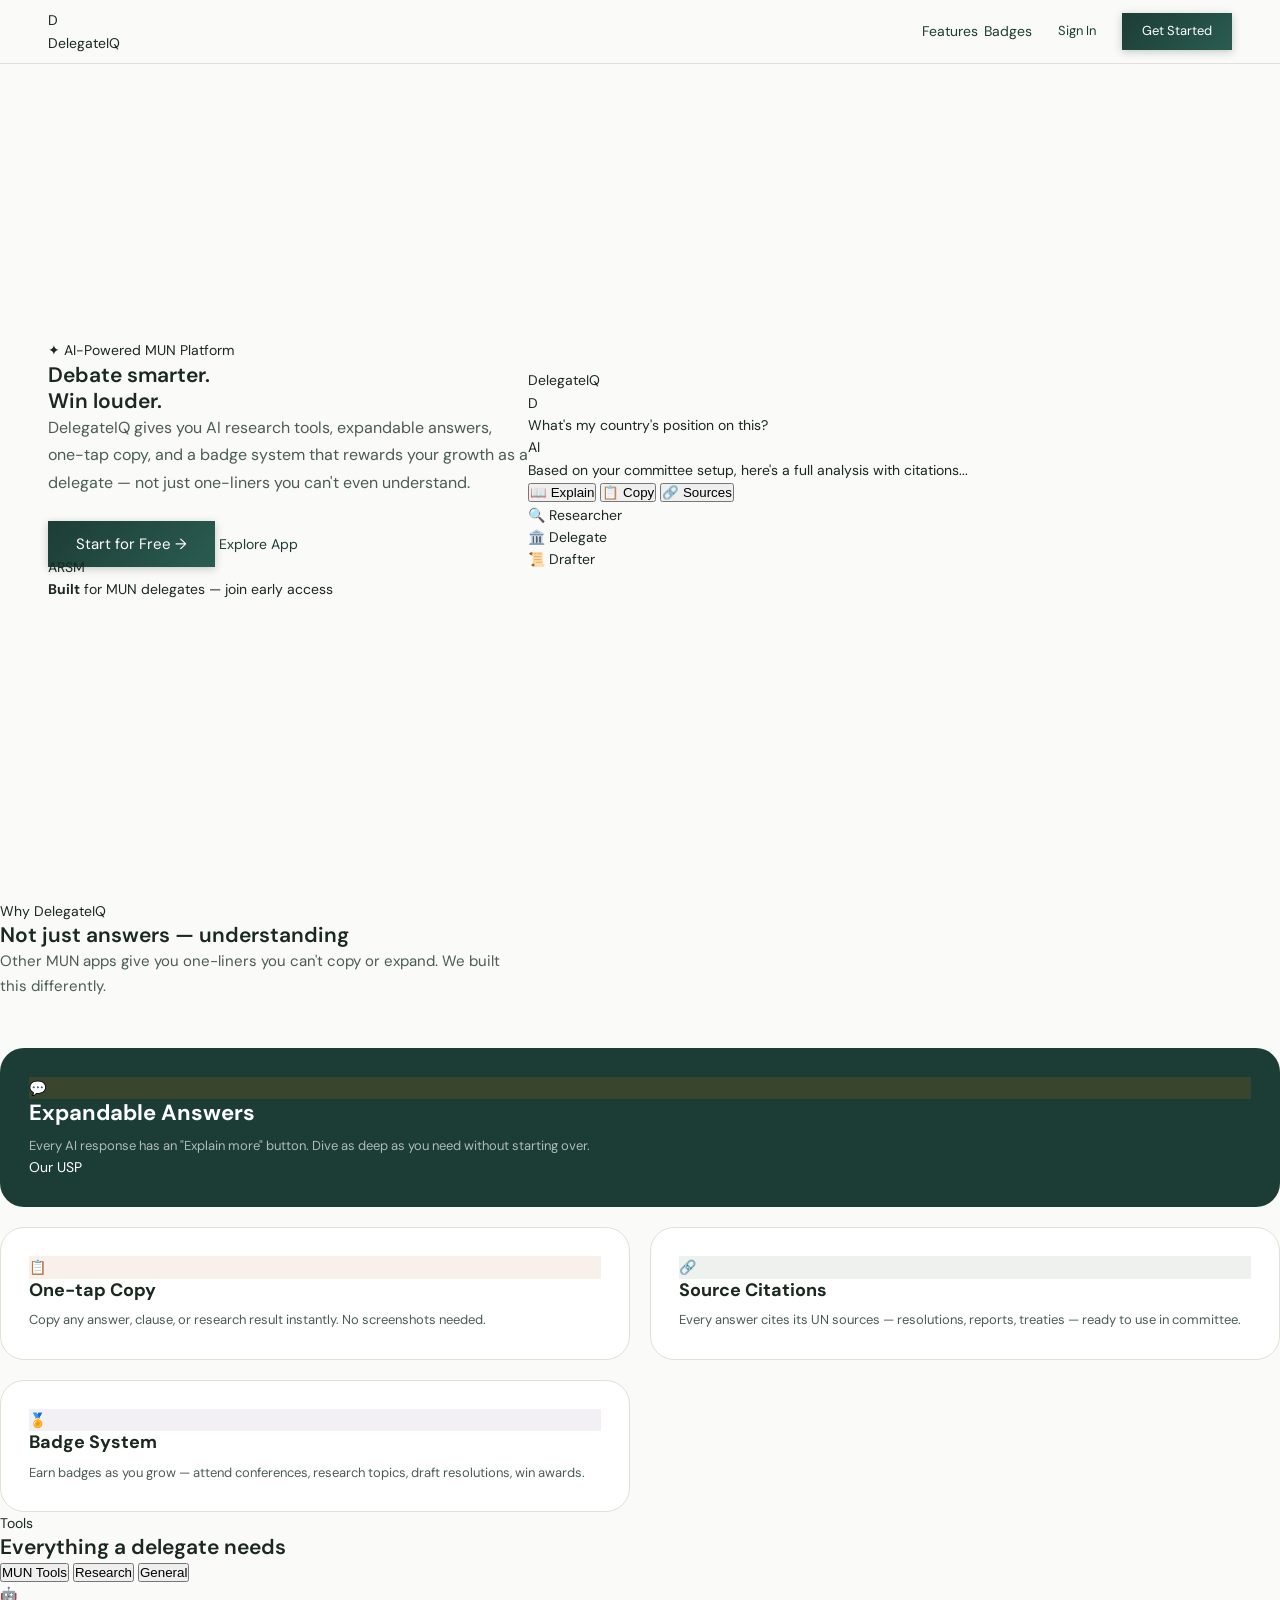
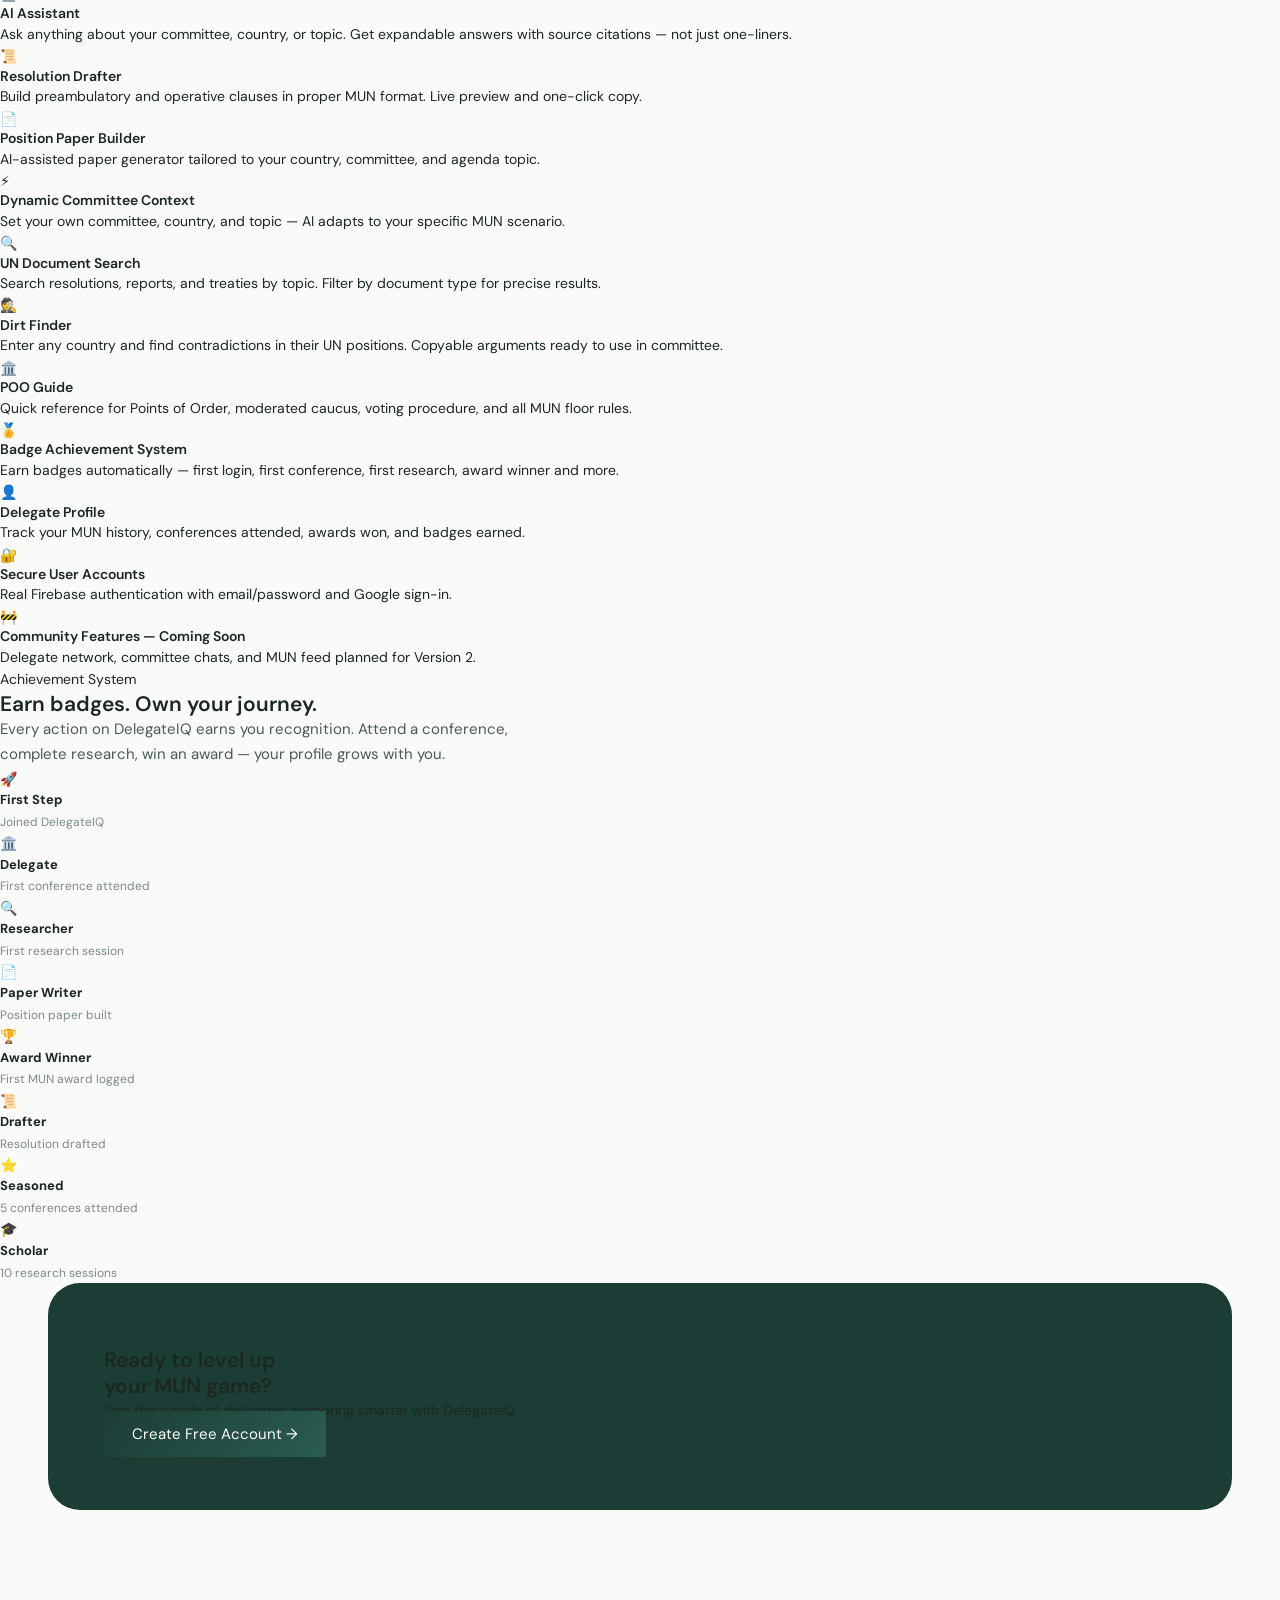
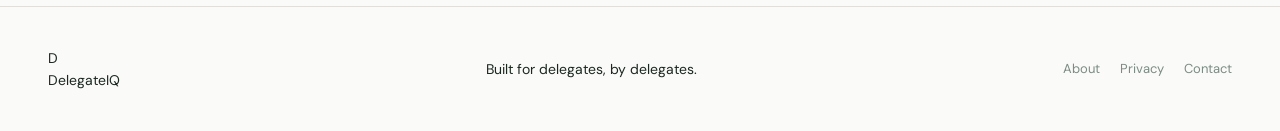
<file: index.html>
<!DOCTYPE html>
<html lang="en">
<head>
  <meta charset="UTF-8"/>
  <meta name="viewport" content="width=device-width, initial-scale=1.0"/>
  <title>DelegateIQ — Your AI-Powered MUN Companion</title>
  <link rel="stylesheet" href="css/style.css"/>
</head>
<body class="landing-page">

  <nav class="navbar">
    <div class="nav-logo">
      <div class="logo-mark">D</div>
      <span class="logo-text">DelegateIQ</span>
    </div>
    <div class="nav-links">
      <a href="#features">Features</a>
      <a href="#badges">Badges</a>
      <a href="pages/login.html" class="btn-glass" style="padding:8px 20px;font-size:13px;">Sign In</a>
      <a href="pages/signup.html" class="btn-primary" style="padding:8px 20px;font-size:13px;">Get Started</a>
    </div>
  </nav>

  <section class="hero">
    <div class="hero-content">
      <div class="hero-eyebrow">✦ AI-Powered MUN Platform</div>
      <h1 class="hero-title">
        Debate smarter.<br/>
        <span class="grad-word italic-word">Win louder.</span>
      </h1>
      <p class="hero-sub">DelegateIQ gives you AI research tools, expandable answers, one-tap copy, and a badge system that rewards your growth as a delegate — not just one-liners you can't even understand.</p>
      <div class="hero-ctas">
        <a href="pages/signup.html" class="btn-primary btn-lg">Start for Free →</a>
        <a href="pages/dashboard.html" class="btn-glass">Explore App</a>
      </div>
      <div class="hero-social-proof">
        <div class="avatar-stack">
          <span class="a1">A</span><span class="a2">R</span><span class="a3">S</span><span class="a4">M</span>
        </div>
        <p class="social-text"><strong>Built</strong> for MUN delegates — join early access</p>
      </div>
    </div>

    <div class="hero-visual">
      <div class="phone-frame">
        <div class="phone-notch"></div>
        <div class="phone-screen-content">
          <div class="phone-header">
            <span class="phone-header-logo">DelegateIQ</span>
            <div class="phone-avatar">D</div>
          </div>
          <div class="phone-chat">
            <div class="p-msg user">
              <div class="p-bubble user">What's my country's position on this?</div>
            </div>
            <div class="p-msg">
              <div class="p-avatar">AI</div>
              <div class="p-bubble ai">
                Based on your committee setup, here's a full analysis with citations...
                <div class="p-actions">
                  <button class="p-action-btn">📖 Explain</button>
                  <button class="p-action-btn">📋 Copy</button>
                  <button class="p-action-btn">🔗 Sources</button>
                </div>
              </div>
            </div>
          </div>
          <div class="phone-badge-strip">
            <div class="mini-badge">🔍 Researcher</div>
            <div class="mini-badge">🏛️ Delegate</div>
            <div class="mini-badge">📜 Drafter</div>
          </div>
        </div>
      </div>
    </div>
  </section>

  <section class="usp-section" id="features">
    <div class="section-eyebrow">Why DelegateIQ</div>
    <h2>Not just answers — <span class="grad-word">understanding</span></h2>
    <p class="section-sub">Other MUN apps give you one-liners you can't copy or expand. We built this differently.</p>
    <div class="usp-grid">
      <div class="usp-card featured">
        <div class="usp-icon-wrap" style="background:rgba(217,119,6,0.15)">💬</div>
        <h3>Expandable Answers</h3>
        <p>Every AI response has an "Explain more" button. Dive as deep as you need without starting over.</p>
        <div class="usp-tag">Our USP</div>
      </div>
      <div class="usp-card">
        <div class="usp-icon-wrap" style="background:rgba(194,98,63,0.1)">📋</div>
        <h3>One-tap Copy</h3>
        <p>Copy any answer, clause, or research result instantly. No screenshots needed.</p>
      </div>
      <div class="usp-card">
        <div class="usp-icon-wrap" style="background:rgba(92,122,92,0.1)">🔗</div>
        <h3>Source Citations</h3>
        <p>Every answer cites its UN sources — resolutions, reports, treaties — ready to use in committee.</p>
      </div>
      <div class="usp-card">
        <div class="usp-icon-wrap" style="background:rgba(124,107,158,0.1)">🏅</div>
        <h3>Badge System</h3>
        <p>Earn badges as you grow — attend conferences, research topics, draft resolutions, win awards.</p>
      </div>
    </div>
  </section>

  <section class="features-section">
    <div class="section-eyebrow">Tools</div>
    <h2>Everything a delegate needs</h2>
    <div class="feat-tabs">
      <button class="feat-tab active" data-tab="mun">MUN Tools</button>
      <button class="feat-tab" data-tab="research">Research</button>
      <button class="feat-tab" data-tab="general">General</button>
    </div>

    <div class="feat-content active" id="ftab-mun">
      <div class="feat-list">
        <div class="feat-item"><div class="feat-icon">🤖</div><div><h4>AI Assistant</h4><p>Ask anything about your committee, country, or topic. Get expandable answers with source citations — not just one-liners.</p></div></div>
        <div class="feat-item"><div class="feat-icon">📜</div><div><h4>Resolution Drafter</h4><p>Build preambulatory and operative clauses in proper MUN format. Live preview and one-click copy.</p></div></div>
        <div class="feat-item"><div class="feat-icon">📄</div><div><h4>Position Paper Builder</h4><p>AI-assisted paper generator tailored to your country, committee, and agenda topic.</p></div></div>
        <div class="feat-item"><div class="feat-icon">⚡</div><div><h4>Dynamic Committee Context</h4><p>Set your own committee, country, and topic — AI adapts to your specific MUN scenario.</p></div></div>
      </div>
    </div>

    <div class="feat-content" id="ftab-research">
      <div class="feat-list">
        <div class="feat-item"><div class="feat-icon">🔍</div><div><h4>UN Document Search</h4><p>Search resolutions, reports, and treaties by topic. Filter by document type for precise results.</p></div></div>
        <div class="feat-item"><div class="feat-icon">🕵️</div><div><h4>Dirt Finder</h4><p>Enter any country and find contradictions in their UN positions. Copyable arguments ready to use in committee.</p></div></div>
        <div class="feat-item"><div class="feat-icon">🏛️</div><div><h4>POO Guide</h4><p>Quick reference for Points of Order, moderated caucus, voting procedure, and all MUN floor rules.</p></div></div>
      </div>
    </div>

    <div class="feat-content" id="ftab-general">
      <div class="feat-list">
        <div class="feat-item"><div class="feat-icon">🏅</div><div><h4>Badge Achievement System</h4><p>Earn badges automatically — first login, first conference, first research, award winner and more.</p></div></div>
        <div class="feat-item"><div class="feat-icon">👤</div><div><h4>Delegate Profile</h4><p>Track your MUN history, conferences attended, awards won, and badges earned.</p></div></div>
        <div class="feat-item"><div class="feat-icon">🔐</div><div><h4>Secure User Accounts</h4><p>Real Firebase authentication with email/password and Google sign-in.</p></div></div>
        <div class="feat-item"><div class="feat-icon">🚧</div><div><h4>Community Features — Coming Soon</h4><p>Delegate network, committee chats, and MUN feed planned for Version 2.</p></div></div>
      </div>
    </div>
  </section>

  <section class="badges-section" id="badges">
    <div class="section-eyebrow">Achievement System</div>
    <h2>Earn badges. <span class="grad-word">Own your journey.</span></h2>
    <p class="section-sub">Every action on DelegateIQ earns you recognition. Attend a conference, complete research, win an award — your profile grows with you.</p>
    <div class="badges-showcase">
      <div class="badge-preview"><div class="badge-emoji">🚀</div><div class="badge-name">First Step</div><div class="badge-desc">Joined DelegateIQ</div></div>
      <div class="badge-preview"><div class="badge-emoji">🏛️</div><div class="badge-name">Delegate</div><div class="badge-desc">First conference attended</div></div>
      <div class="badge-preview"><div class="badge-emoji">🔍</div><div class="badge-name">Researcher</div><div class="badge-desc">First research session</div></div>
      <div class="badge-preview"><div class="badge-emoji">📄</div><div class="badge-name">Paper Writer</div><div class="badge-desc">Position paper built</div></div>
      <div class="badge-preview"><div class="badge-emoji">🏆</div><div class="badge-name">Award Winner</div><div class="badge-desc">First MUN award logged</div></div>
      <div class="badge-preview"><div class="badge-emoji">📜</div><div class="badge-name">Drafter</div><div class="badge-desc">Resolution drafted</div></div>
      <div class="badge-preview"><div class="badge-emoji">⭐</div><div class="badge-name">Seasoned</div><div class="badge-desc">5 conferences attended</div></div>
      <div class="badge-preview"><div class="badge-emoji">🎓</div><div class="badge-name">Scholar</div><div class="badge-desc">10 research sessions</div></div>
    </div>
  </section>

  <section class="cta-section">
    <div class="cta-inner">
      <h2>Ready to level up<br/><span class="grad-word">your MUN game?</span></h2>
      <p>Join thousands of delegates preparing smarter with DelegateIQ.</p>
      <a href="pages/signup.html" class="btn-primary btn-lg">Create Free Account →</a>
    </div>
  </section>

  <footer class="footer">
    <div class="footer-logo">
      <div class="logo-mark">D</div>
      <span class="logo-text">DelegateIQ</span>
    </div>
    <p>Built for delegates, by delegates.</p>
    <div class="footer-links">
      <a href="#">About</a><a href="#">Privacy</a><a href="#">Contact</a>
    </div>
  </footer>

  <script>
    document.querySelectorAll('.feat-tab').forEach(btn => {
      btn.addEventListener('click', function() {
        document.querySelectorAll('.feat-tab').forEach(b => b.classList.remove('active'));
        document.querySelectorAll('.feat-content').forEach(c => c.classList.remove('active'));
        this.classList.add('active');
        document.getElementById('ftab-' + this.dataset.tab)?.classList.add('active');
      });
    });
  </script>
</body>
</html>
</file>
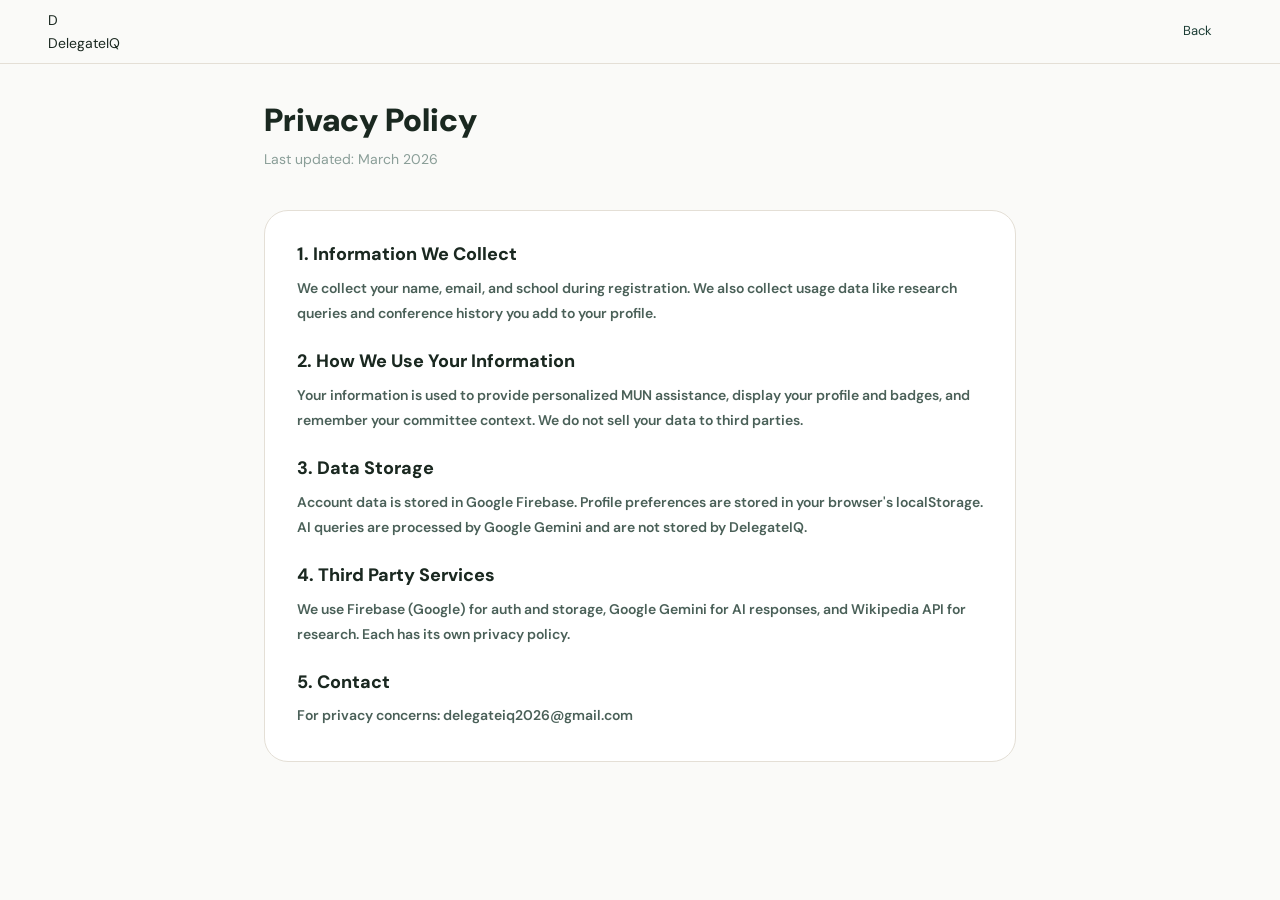
<file: privacy.html>
<!DOCTYPE html><html lang="en"><head><meta charset="UTF-8"/><meta name="viewport" content="width=device-width, initial-scale=1.0"/><title>Privacy Policy — DelegateIQ</title><link rel="stylesheet" href="css/style.css"/></head><body class="landing-page"><nav class="navbar"><div class="nav-logo"><div class="logo-mark">D</div><span class="logo-text">DelegateIQ</span></div><div class="nav-links"><a href="index.html" class="btn-glass" style="padding:8px 20px;font-size:13px;">Back</a></div></nav><div style="max-width:800px;margin:100px auto 60px;padding:0 24px;"><h1 style="font-size:32px;font-weight:900;margin-bottom:8px;">Privacy Policy</h1><p style="color:var(--text-muted);font-size:14px;margin-bottom:40px;">Last updated: March 2026</p><div style="background:white;border:1.5px solid var(--border);border-radius:var(--r-xl);padding:32px;display:flex;flex-direction:column;gap:24px;"><div><h2 style="font-size:18px;font-weight:800;margin-bottom:10px;">1. Information We Collect</h2><p style="color:var(--text-secondary);font-size:14px;line-height:1.8;font-weight:600;">We collect your name, email, and school during registration. We also collect usage data like research queries and conference history you add to your profile.</p></div><div><h2 style="font-size:18px;font-weight:800;margin-bottom:10px;">2. How We Use Your Information</h2><p style="color:var(--text-secondary);font-size:14px;line-height:1.8;font-weight:600;">Your information is used to provide personalized MUN assistance, display your profile and badges, and remember your committee context. We do not sell your data to third parties.</p></div><div><h2 style="font-size:18px;font-weight:800;margin-bottom:10px;">3. Data Storage</h2><p style="color:var(--text-secondary);font-size:14px;line-height:1.8;font-weight:600;">Account data is stored in Google Firebase. Profile preferences are stored in your browser's localStorage. AI queries are processed by Google Gemini and are not stored by DelegateIQ.</p></div><div><h2 style="font-size:18px;font-weight:800;margin-bottom:10px;">4. Third Party Services</h2><p style="color:var(--text-secondary);font-size:14px;line-height:1.8;font-weight:600;">We use Firebase (Google) for auth and storage, Google Gemini for AI responses, and Wikipedia API for research. Each has its own privacy policy.</p></div><div><h2 style="font-size:18px;font-weight:800;margin-bottom:10px;">5. Contact</h2><p style="color:var(--text-secondary);font-size:14px;line-height:1.8;font-weight:600;">For privacy concerns: delegateiq2026@gmail.com</p></div></div></div></body></html>
</file>
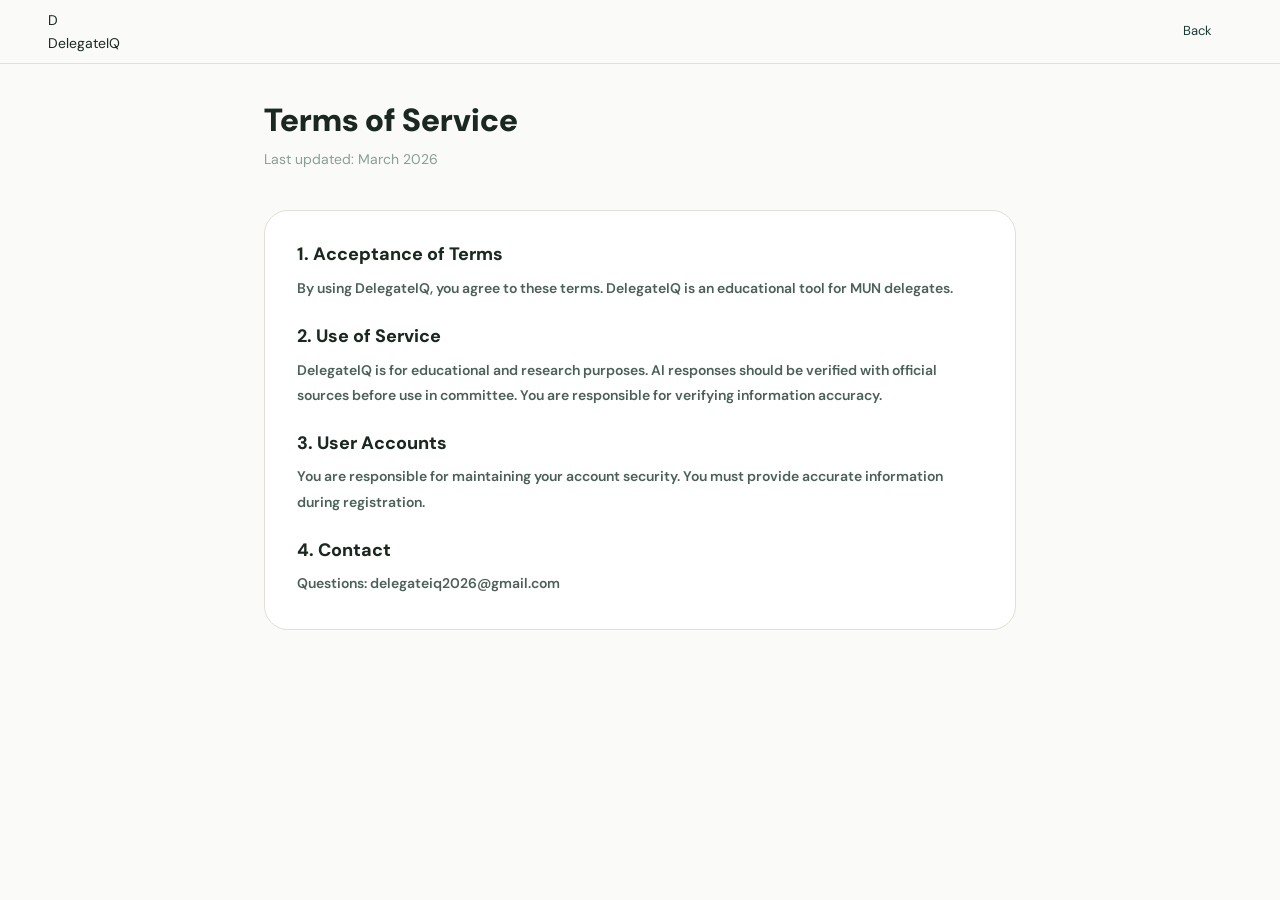
<file: terms.html>
<!DOCTYPE html><html lang="en"><head><meta charset="UTF-8"/><meta name="viewport" content="width=device-width, initial-scale=1.0"/><title>Terms of Service — DelegateIQ</title><link rel="stylesheet" href="css/style.css"/></head><body class="landing-page"><nav class="navbar"><div class="nav-logo"><div class="logo-mark">D</div><span class="logo-text">DelegateIQ</span></div><div class="nav-links"><a href="index.html" class="btn-glass" style="padding:8px 20px;font-size:13px;">Back</a></div></nav><div style="max-width:800px;margin:100px auto 60px;padding:0 24px;"><h1 style="font-size:32px;font-weight:900;margin-bottom:8px;">Terms of Service</h1><p style="color:var(--text-muted);font-size:14px;margin-bottom:40px;">Last updated: March 2026</p><div style="background:white;border:1.5px solid var(--border);border-radius:var(--r-xl);padding:32px;display:flex;flex-direction:column;gap:24px;"><div><h2 style="font-size:18px;font-weight:800;margin-bottom:10px;">1. Acceptance of Terms</h2><p style="color:var(--text-secondary);font-size:14px;line-height:1.8;font-weight:600;">By using DelegateIQ, you agree to these terms. DelegateIQ is an educational tool for MUN delegates.</p></div><div><h2 style="font-size:18px;font-weight:800;margin-bottom:10px;">2. Use of Service</h2><p style="color:var(--text-secondary);font-size:14px;line-height:1.8;font-weight:600;">DelegateIQ is for educational and research purposes. AI responses should be verified with official sources before use in committee. You are responsible for verifying information accuracy.</p></div><div><h2 style="font-size:18px;font-weight:800;margin-bottom:10px;">3. User Accounts</h2><p style="color:var(--text-secondary);font-size:14px;line-height:1.8;font-weight:600;">You are responsible for maintaining your account security. You must provide accurate information during registration.</p></div><div><h2 style="font-size:18px;font-weight:800;margin-bottom:10px;">4. Contact</h2><p style="color:var(--text-secondary);font-size:14px;line-height:1.8;font-weight:600;">Questions: delegateiq2026@gmail.com</p></div></div></div></body></html>
</file>
<file: css/style.css>
/* ============================================================
   DelegateIQ — Premium Design System
   Palette: Midnight Green · Beige · Rosy Brown · Moss Green
   Typography: DM Serif Display + DM Sans
   Philosophy: Editorial precision, no emojis, surgical spacing
   ============================================================ */

@import url('https://fonts.googleapis.com/css2?family=DM+Serif+Display:ital@0;1&family=DM+Sans:ital,opsz,wght@0,9..40,300;0,9..40,400;0,9..40,500;0,9..40,600;0,9..40,700;1,9..40,400&display=swap');

:root {
  /* OVERRIDE: Remove old warm theme bleed-through */
  --amber: #1C3D35;
  --amber-light: #2A5C52;
  --amber-pale: #E8F0EE;
  --amber-soft: #C5D8D4;
  --terracotta: #B07070;
  --terra-light: #C98880;
  --terra-pale: #F5E8E8;
  --grad-warm: linear-gradient(135deg, #1C3D35, #2A5C52);
  --shadow-warm: 0 4px 20px rgba(28,61,53,0.2);
  --bg-base: #FAF8F4;
  --bg-soft: #F5F0E8;
  --bg-warm: #EDE8DF;
  --bg-card: #FFFFFF;
  --text-primary: #1A2820;
  --text-secondary: #4A6058;
  --text-muted: #8A9E98;
  --border: #D8E5E0;
  --r-sm: 8px; --r-md: 12px; --r-lg: 16px; --r-xl: 24px; --r-2xl: 32px; --r-full: 999px;
  --sidebar-w: 240px; --header-h: 56px;

  /* Core Palette */
  --midnight:     #1C3D35;
  --midnight-90:  #1C3D35E6;
  --midnight-mid: #2A5C52;
  --midnight-soft:#3D7066;
  --moss:         #4E8060;
  --moss-mid:     #6A9E78;
  --moss-pale:    #EBF2EC;
  --rosy:         #B07070;
  --rosy-light:   #C99090;
  --rosy-pale:    #F5ECEC;
  --beige:        #F7F4EE;
  --beige-mid:    #EDE9E1;
  --beige-dark:   #DDD8CE;
  --cream:        #FAFAF8;

  /* Semantic */
  --bg:           #FAFAF8;
  --bg-soft:      #F7F4EE;
  --bg-card:      #FFFFFF;
  --surface:      #FFFFFF;
  --surface-2:    #F7F4EE;
  --border:       #E4DFD6;
  --border-mid:   #D0C9BE;
  --text-1:       #1A2820;
  --text-2:       #4A5C54;
  --text-3:       #7A8C84;
  --text-4:       #A8B8B0;
  --accent:       #1C3D35;
  --accent-hover: #2A5C52;
  --danger:       #B07070;
  --success:      #4E8060;

  /* Gradients */
  --grad-primary: linear-gradient(135deg, #1C3D35 0%, #2A5C52 100%);
  --grad-moss:    linear-gradient(135deg, #4E8060 0%, #6A9E78 100%);
  --grad-rosy:    linear-gradient(135deg, #B07070 0%, #C99090 100%);
  --grad-subtle:  linear-gradient(180deg, #F7F4EE 0%, #FAFAF8 100%);

  /* Shadows */
  --shadow-xs: 0 1px 2px rgba(28,61,53,0.06);
  --shadow-sm: 0 1px 4px rgba(28,61,53,0.08), 0 2px 8px rgba(28,61,53,0.04);
  --shadow-md: 0 4px 16px rgba(28,61,53,0.10), 0 1px 4px rgba(28,61,53,0.06);
  --shadow-lg: 0 8px 32px rgba(28,61,53,0.12), 0 2px 8px rgba(28,61,53,0.06);
  --shadow-xl: 0 16px 48px rgba(28,61,53,0.14), 0 4px 16px rgba(28,61,53,0.08);

  /* Radii */
  --r-xs:  4px;
  --r-sm:  8px;
  --r-md:  12px;
  --r-lg:  16px;
  --r-xl:  24px;
  --r-2xl: 32px;
  --r-full: 999px;

  /* Layout */
  --sidebar-w: 240px;
  --header-h:  56px;

  /* Type scale */
  --font-display: 'DM Serif Display', Georgia, serif;
  --font-body:    'DM Sans', system-ui, sans-serif;

  /* Transitions */
  --t-fast:   0.12s ease;
  --t-mid:    0.2s ease;
  --t-slow:   0.35s ease;
}

/* ── Reset ── */
*, *::before, *::after { box-sizing: border-box; margin: 0; padding: 0; }
html { scroll-behavior: smooth; -webkit-font-smoothing: antialiased; }
body {
  font-family: var(--font-body);
  font-size: 14px;
  line-height: 1.6;
  color: var(--text-1);
  background: var(--bg);
}
h1,h2,h3,h4,h5 { font-family: var(--font-body); font-weight: 600; line-height: 1.25; color: var(--text-1); }
a { color: var(--accent); text-decoration: none; transition: color var(--t-fast); }
a:hover { color: var(--accent-hover); }
img { display: block; max-width: 100%; }

/* ── Scrollbar ── */
::-webkit-scrollbar { width: 4px; }
::-webkit-scrollbar-track { background: transparent; }
::-webkit-scrollbar-thumb { background: var(--border-mid); border-radius: 99px; }

/* ══════════════════════════════════════════
   BUTTONS
══════════════════════════════════════════ */
.btn {
  display: inline-flex; align-items: center; justify-content: center;
  gap: 6px; padding: 9px 18px; border-radius: var(--r-md);
  font-family: var(--font-body); font-size: 13px; font-weight: 600;
  cursor: pointer; border: none; transition: all var(--t-mid);
  letter-spacing: 0.01em; white-space: nowrap; text-decoration: none;
}
.btn-primary {
  background: var(--grad-primary); color: #fff;
  box-shadow: 0 2px 8px rgba(28,61,53,0.25);
}
.btn-primary:hover { transform: translateY(-1px); box-shadow: 0 4px 16px rgba(28,61,53,0.3); color:#fff; }
.btn-primary:active { transform: translateY(0); }
.btn-secondary {
  background: var(--bg-card); color: var(--text-1);
  border: 1.5px solid var(--border); box-shadow: var(--shadow-xs);
}
.btn-secondary:hover { border-color: var(--border-mid); background: var(--bg-soft); color:var(--text-1); }
.btn-ghost {
  background: transparent; color: var(--text-2);
  border: 1.5px solid transparent; padding: 7px 14px;
}
.btn-ghost:hover { background: var(--bg-soft); color: var(--text-1); border-color: var(--border); }
.btn-danger {
  background: var(--rosy-pale); color: var(--rosy); border: 1.5px solid rgba(176,112,112,0.2);
}
.btn-danger:hover { background: var(--rosy); color: white; }
.btn-sm { padding: 6px 12px; font-size: 12px; border-radius: var(--r-sm); }
.btn-lg { padding: 13px 28px; font-size: 15px; }
.btn-full { width: 100%; }
.btn-icon {
  width: 34px; height: 34px; padding: 0; border-radius: var(--r-sm);
  background: var(--bg-soft); border: 1.5px solid var(--border); color: var(--text-2);
  display: inline-flex; align-items: center; justify-content: center;
  cursor: pointer; transition: all var(--t-fast); flex-shrink: 0;
}
.btn-icon:hover { background: var(--bg-card); border-color: var(--border-mid); color: var(--text-1); box-shadow: var(--shadow-xs); }
.btn-icon svg { width: 16px; height: 16px; }

/* ══════════════════════════════════════════
   FORM ELEMENTS
══════════════════════════════════════════ */
.form-field { display: flex; flex-direction: column; gap: 5px; }
.form-label {
  font-size: 11px; font-weight: 600; color: var(--text-3);
  text-transform: uppercase; letter-spacing: 0.08em;
}
.form-input {
  padding: 10px 13px;
  background: var(--bg-soft);
  border: 1.5px solid var(--border);
  border-radius: var(--r-md);
  font-family: var(--font-body); font-size: 14px;
  color: var(--text-1); outline: none;
  transition: all var(--t-fast);
}
.form-input:focus {
  border-color: var(--midnight);
  background: var(--bg-card);
  box-shadow: 0 0 0 3px rgba(28,61,53,0.08);
}
.form-input::placeholder { color: var(--text-4); }
.form-input-pw { position: relative; }
.form-input-pw .form-input { padding-right: 42px; width: 100%; }
.form-input-pw .pw-toggle {
  position: absolute; right: 12px; top: 50%; transform: translateY(-50%);
  background: none; border: none; cursor: pointer; color: var(--text-3);
  padding: 4px; display: flex; align-items: center;
}
.form-select {
  padding: 10px 13px;
  background: var(--bg-soft);
  border: 1.5px solid var(--border);
  border-radius: var(--r-md);
  font-family: var(--font-body); font-size: 14px; color: var(--text-1);
  outline: none; cursor: pointer; transition: all var(--t-fast);
}
.form-select:focus { border-color: var(--midnight); background: var(--bg-card); }
.form-textarea {
  padding: 10px 13px;
  background: var(--bg-soft);
  border: 1.5px solid var(--border);
  border-radius: var(--r-md);
  font-family: var(--font-body); font-size: 14px; color: var(--text-1);
  outline: none; resize: vertical; transition: all var(--t-fast);
}
.form-textarea:focus { border-color: var(--midnight); background: var(--bg-card); box-shadow: 0 0 0 3px rgba(28,61,53,0.08); }
.form-checkbox { display: flex; align-items: flex-start; gap: 8px; cursor: pointer; font-size: 13px; color: var(--text-2); }
.form-checkbox input { accent-color: var(--midnight); margin-top: 2px; flex-shrink: 0; }
.form-row-2 { display: grid; grid-template-columns: 1fr 1fr; gap: 12px; }
.form-error {
  background: var(--rosy-pale); border: 1px solid rgba(176,112,112,0.25);
  color: var(--rosy); padding: 10px 13px; border-radius: var(--r-sm);
  font-size: 13px; font-weight: 500; display: none;
}
.form-error.show { display: block; }

/* ══════════════════════════════════════════
   BADGES / CHIPS
══════════════════════════════════════════ */
.chip {
  display: inline-flex; align-items: center; gap: 4px;
  padding: 3px 9px; border-radius: var(--r-full);
  font-size: 11px; font-weight: 600; letter-spacing: 0.02em;
}
.chip-green   { background: var(--moss-pale);  color: var(--moss); border: 1px solid rgba(78,128,96,0.18); }
.chip-midnight{ background: rgba(28,61,53,0.08); color: var(--midnight); border: 1px solid rgba(28,61,53,0.15); }
.chip-rosy    { background: var(--rosy-pale);  color: var(--rosy); border: 1px solid rgba(176,112,112,0.18); }
.chip-beige   { background: var(--beige-mid);  color: var(--text-2); border: 1px solid var(--border); }

/* ══════════════════════════════════════════
   NAVBAR (landing)
══════════════════════════════════════════ */
.navbar {
  position: fixed; top: 0; left: 0; right: 0; z-index: 200;
  display: flex; align-items: center; justify-content: space-between;
  padding: 0 48px; height: 64px;
  background: rgba(250,250,248,0.92);
  backdrop-filter: blur(20px) saturate(1.4);
  border-bottom: 1px solid var(--border);
}
.nav-brand { display: flex; align-items: center; gap: 10px; }
.nav-wordmark { display: flex; align-items: center; gap: 10px; }
.nav-logo-mark {
  width: 30px; height: 30px;
  background: var(--grad-primary);
  border-radius: 8px;
  display: flex; align-items: center; justify-content: center;
}
.nav-logo-mark svg { width: 16px; height: 16px; color: white; }
.nav-name { font-size: 16px; font-weight: 700; color: var(--text-1); letter-spacing: -0.02em; }
.nav-links { display: flex; align-items: center; gap: 6px; }
.nav-link { padding: 7px 14px; border-radius: var(--r-sm); font-size: 13px; font-weight: 500; color: var(--text-2); transition: all var(--t-fast); }
.nav-link:hover { color: var(--text-1); background: var(--bg-soft); }

/* ══════════════════════════════════════════
   LANDING PAGE
══════════════════════════════════════════ */
.landing { background: var(--bg); overflow-x: hidden; }

/* Hero */
.hero {
  min-height: 100vh; display: flex; align-items: center;
  padding: 120px 48px 80px;
  position: relative; overflow: hidden;
}
.hero-bg {
  position: absolute; inset: 0; pointer-events: none;
  background:
    radial-gradient(ellipse 600px 400px at 70% 30%, rgba(78,128,96,0.08) 0%, transparent 70%),
    radial-gradient(ellipse 400px 300px at 20% 80%, rgba(28,61,53,0.06) 0%, transparent 60%);
}
.hero-grid-line {
  position: absolute; inset: 0; pointer-events: none;
  background-image:
    linear-gradient(var(--border) 1px, transparent 1px),
    linear-gradient(90deg, var(--border) 1px, transparent 1px);
  background-size: 64px 64px;
  opacity: 0.4;
  mask-image: radial-gradient(ellipse 80% 80% at 50% 50%, black 30%, transparent 80%);
}
.hero-inner { max-width: 1200px; margin: 0 auto; display: grid; grid-template-columns: 1fr 440px; gap: 80px; align-items: center; width: 100%; position: relative; }
.hero-content { }
.hero-label {
  display: inline-flex; align-items: center; gap: 6px;
  padding: 5px 12px; border-radius: var(--r-full);
  background: var(--bg-card); border: 1px solid var(--border);
  box-shadow: var(--shadow-xs);
  font-size: 11px; font-weight: 600; color: var(--text-2); letter-spacing: 0.06em; text-transform: uppercase;
  margin-bottom: 24px;
}
.hero-label-dot { width: 6px; height: 6px; border-radius: 50%; background: var(--moss); }
.hero-heading {
  font-family: var(--font-display);
  font-size: clamp(2.8rem, 5vw, 4.2rem);
  line-height: 1.05; letter-spacing: -0.02em;
  color: var(--text-1); margin-bottom: 20px;
}
.hero-heading em { font-style: italic; color: var(--midnight-mid); }
.hero-sub {
  font-size: 16px; line-height: 1.7;
  color: var(--text-2); margin-bottom: 36px;
  max-width: 480px; font-weight: 400;
}
.hero-actions { display: flex; gap: 10px; flex-wrap: wrap; margin-bottom: 56px; }
.hero-proof {
  display: flex; align-items: center; gap: 12px;
  padding: 12px 16px; border-radius: var(--r-lg);
  background: var(--bg-card); border: 1px solid var(--border);
  width: fit-content; box-shadow: var(--shadow-xs);
}
.hero-proof-avatars { display: flex; }
.hero-proof-avatar {
  width: 28px; height: 28px; border-radius: 50%;
  border: 2px solid var(--bg-card);
  background: var(--grad-primary);
  display: flex; align-items: center; justify-content: center;
  font-size: 10px; font-weight: 700; color: white; margin-left: -8px;
}
.hero-proof-avatar:first-child { margin-left: 0; }
.hero-proof-avatar:nth-child(2) { background: var(--grad-moss); }
.hero-proof-avatar:nth-child(3) { background: var(--grad-rosy); }
.hero-proof-text { font-size: 12px; color: var(--text-2); font-weight: 500; }
.hero-proof-text strong { color: var(--text-1); font-weight: 700; }

/* App mockup */
.hero-mockup { position: relative; }
.app-window {
  background: var(--bg-card);
  border: 1px solid var(--border);
  border-radius: var(--r-xl);
  box-shadow: var(--shadow-xl);
  overflow: hidden;
}
.app-window-bar {
  display: flex; align-items: center; gap: 6px;
  padding: 12px 16px; border-bottom: 1px solid var(--border);
  background: var(--bg-soft);
}
.window-dot { width: 10px; height: 10px; border-radius: 50%; }
.window-dot-r { background: #FF5F57; } .window-dot-y { background: #FFBD2E; } .window-dot-g { background: #28CA41; }
.window-title { font-size: 11px; font-weight: 500; color: var(--text-3); margin-left: auto; }
.app-window-body { display: flex; height: 320px; }
.mock-sidebar {
  width: 140px; flex-shrink: 0;
  background: var(--midnight);
  padding: 12px 8px; display: flex; flex-direction: column; gap: 2px;
}
.mock-logo { display: flex; align-items: center; gap: 6px; padding: 6px 8px; margin-bottom: 12px; }
.mock-logo-mark { width: 20px; height: 20px; background: var(--rosy); border-radius: 5px; }
.mock-logo-text { font-size: 11px; font-weight: 700; color: white; }
.mock-nav-item { padding: 6px 8px; border-radius: 6px; font-size: 10px; font-weight: 500; color: rgba(255,255,255,0.5); display: flex; align-items: center; gap: 6px; }
.mock-nav-item.active { background: rgba(255,255,255,0.12); color: white; }
.mock-nav-dot { width: 6px; height: 6px; border-radius: 50%; background: currentColor; flex-shrink: 0; }
.mock-content { flex: 1; padding: 16px; display: flex; flex-direction: column; gap: 10px; overflow: hidden; }
.mock-chat-header { font-size: 10px; font-weight: 700; color: var(--text-3); text-transform: uppercase; letter-spacing: 0.08em; }
.mock-chat-bubble { border-radius: 10px; padding: 8px 11px; font-size: 10px; line-height: 1.5; max-width: 85%; }
.mock-bubble-user { background: var(--grad-primary); color: white; align-self: flex-end; border-bottom-right-radius: 3px; }
.mock-bubble-ai { background: var(--bg-soft); color: var(--text-2); border: 1px solid var(--border); border-bottom-left-radius: 3px; }
.mock-chat-messages { display: flex; flex-direction: column; gap: 8px; flex: 1; }
.mock-actions { display: flex; gap: 6px; margin-top: 4px; }
.mock-action-btn { padding: 4px 8px; border-radius: 5px; font-size: 9px; font-weight: 600; background: var(--bg-soft); border: 1px solid var(--border); color: var(--text-2); cursor: pointer; }
.mock-action-btn.highlight { background: rgba(28,61,53,0.08); color: var(--midnight); border-color: rgba(28,61,53,0.15); }

/* Sections */
.section { padding: 96px 48px; }
.section-inner { max-width: 1100px; margin: 0 auto; }
.section-label {
  display: inline-block; font-size: 11px; font-weight: 600;
  text-transform: uppercase; letter-spacing: 0.1em;
  color: var(--moss); margin-bottom: 12px;
}
.section-title {
  font-family: var(--font-display);
  font-size: clamp(1.8rem, 3vw, 2.6rem);
  line-height: 1.1; letter-spacing: -0.02em;
  margin-bottom: 14px;
}
.section-sub { font-size: 15px; color: var(--text-2); line-height: 1.7; max-width: 520px; }

/* Features grid */
.features-bg { background: var(--bg-soft); border-top: 1px solid var(--border); border-bottom: 1px solid var(--border); }
.features-grid { display: grid; grid-template-columns: repeat(3, 1fr); gap: 1px; background: var(--border); border: 1px solid var(--border); border-radius: var(--r-xl); overflow: hidden; margin-top: 56px; }
.feature-cell {
  background: var(--bg-card); padding: 28px 24px;
  transition: background var(--t-mid);
}
.feature-cell:hover { background: var(--bg-soft); }
.feature-icon-box {
  width: 36px; height: 36px; border-radius: var(--r-sm);
  background: var(--bg-soft); border: 1px solid var(--border);
  display: flex; align-items: center; justify-content: center;
  margin-bottom: 16px;
}
.feature-icon-box svg { width: 18px; height: 18px; color: var(--midnight); }
.feature-cell h3 { font-size: 14px; font-weight: 700; margin-bottom: 6px; }
.feature-cell p { font-size: 13px; color: var(--text-2); line-height: 1.6; }

/* USP section */
.usp-grid { display: grid; grid-template-columns: repeat(2, 1fr); gap: 20px; margin-top: 48px; }
.usp-card {
  background: var(--bg-card); border: 1px solid var(--border);
  border-radius: var(--r-xl); padding: 28px;
  transition: all var(--t-mid);
}
.usp-card:hover { box-shadow: var(--shadow-md); border-color: var(--border-mid); transform: translateY(-2px); }
.usp-card.featured {
  background: var(--midnight); border-color: transparent; color: white;
  grid-column: span 2;
}
.usp-card-label { font-size: 11px; font-weight: 600; text-transform: uppercase; letter-spacing: 0.08em; color: var(--text-3); margin-bottom: 8px; }
.usp-card.featured .usp-card-label { color: rgba(255,255,255,0.5); }
.usp-card h3 { font-size: 18px; font-weight: 700; margin-bottom: 8px; }
.usp-card.featured h3 { color: white; font-size: 22px; }
.usp-card p { font-size: 13px; color: var(--text-2); line-height: 1.65; }
.usp-card.featured p { color: rgba(255,255,255,0.65); }

/* Badges landing */
.badges-row { display: grid; grid-template-columns: repeat(4, 1fr); gap: 16px; margin-top: 48px; }
.badge-item {
  background: var(--bg-card); border: 1px solid var(--border);
  border-radius: var(--r-lg); padding: 20px;
  text-align: center; transition: all var(--t-mid);
}
.badge-item:hover { box-shadow: var(--shadow-sm); border-color: var(--border-mid); transform: translateY(-2px); }
.badge-item-icon {
  width: 44px; height: 44px; border-radius: var(--r-md);
  background: var(--bg-soft); border: 1px solid var(--border);
  display: flex; align-items: center; justify-content: center;
  margin: 0 auto 12px;
}
.badge-item-icon svg { width: 22px; height: 22px; color: var(--midnight); }
.badge-item h4 { font-size: 13px; font-weight: 700; margin-bottom: 4px; }
.badge-item p { font-size: 11px; color: var(--text-3); line-height: 1.4; }

/* CTA */
.cta-section {
  margin: 0 48px 96px; border-radius: var(--r-2xl);
  background: var(--midnight); padding: 64px 56px;
  display: flex; align-items: center; justify-content: space-between; gap: 40px;
  position: relative; overflow: hidden;
}
.cta-bg-circle {
  position: absolute; border-radius: 50%; pointer-events: none;
}
.cta-content { position: relative; z-index: 1; }
.cta-title { font-family: var(--font-display); font-size: 2.4rem; color: white; margin-bottom: 12px; letter-spacing: -0.02em; }
.cta-sub { color: rgba(255,255,255,0.6); font-size: 15px; }
.cta-actions { position: relative; z-index: 1; display: flex; gap: 10px; flex-shrink: 0; }
.btn-white { background: white; color: var(--midnight); }
.btn-white:hover { background: var(--beige); color: var(--midnight); }
.btn-outline-white { background: transparent; color: white; border: 1.5px solid rgba(255,255,255,0.25); }
.btn-outline-white:hover { background: rgba(255,255,255,0.1); color: white; }

/* Footer */
.footer {
  padding: 40px 48px; border-top: 1px solid var(--border);
  display: flex; align-items: center; justify-content: space-between; flex-wrap: wrap; gap: 16px;
}
.footer-brand { display: flex; align-items: center; gap: 8px; font-size: 14px; font-weight: 600; color: var(--text-1); }
.footer-links { display: flex; gap: 20px; }
.footer-links a { font-size: 13px; color: var(--text-3); transition: color var(--t-fast); }
.footer-links a:hover { color: var(--text-1); }
.footer-copy { font-size: 12px; color: var(--text-4); }

/* ══════════════════════════════════════════
   AUTH PAGES
══════════════════════════════════════════ */
.auth-page {
  min-height: 100vh; background: var(--bg);
  display: grid; grid-template-columns: 1fr 480px;
}
.auth-visual {
  background: var(--midnight); position: relative; overflow: hidden;
  display: flex; flex-direction: column; justify-content: space-between;
  padding: 48px;
}
.auth-visual-bg {
  position: absolute; inset: 0; pointer-events: none;
  background: radial-gradient(ellipse 500px 500px at 30% 60%, rgba(78,128,96,0.2) 0%, transparent 60%),
              radial-gradient(ellipse 300px 300px at 80% 20%, rgba(176,112,112,0.15) 0%, transparent 50%);
}
.auth-visual-content { position: relative; z-index: 1; }
.auth-visual-logo { display: flex; align-items: center; gap: 10px; margin-bottom: 48px; }
.auth-visual-logo-mark {
  width: 34px; height: 34px; border-radius: 9px;
  background: rgba(255,255,255,0.15); border: 1px solid rgba(255,255,255,0.2);
  display: flex; align-items: center; justify-content: center;
}
.auth-visual-logo-mark svg { width: 18px; height: 18px; color: white; }
.auth-visual-logo-text { font-size: 17px; font-weight: 700; color: white; }
.auth-visual h2 {
  font-family: var(--font-display);
  font-size: 2.2rem; color: white;
  line-height: 1.1; letter-spacing: -0.02em; margin-bottom: 14px;
}
.auth-visual p { font-size: 14px; color: rgba(255,255,255,0.6); line-height: 1.7; max-width: 360px; }
.auth-visual-quote {
  position: relative; z-index: 1;
  background: rgba(255,255,255,0.06); border: 1px solid rgba(255,255,255,0.1);
  border-radius: var(--r-lg); padding: 20px 22px;
}
.auth-visual-quote p { font-size: 13px; color: rgba(255,255,255,0.7); font-style: italic; margin-bottom: 10px; }
.auth-visual-quote-author { font-size: 12px; color: rgba(255,255,255,0.4); font-weight: 600; }
.auth-form-side {
  background: var(--bg-card);
  border-left: 1px solid var(--border);
  display: flex; align-items: center; justify-content: center;
  padding: 40px;
}
.auth-form-box { width: 100%; max-width: 380px; }
.auth-form-title { font-size: 22px; font-weight: 700; margin-bottom: 6px; letter-spacing: -0.02em; }
.auth-form-sub { font-size: 14px; color: var(--text-2); margin-bottom: 28px; }
.auth-tabs { display: flex; background: var(--bg-soft); border: 1px solid var(--border); border-radius: var(--r-md); padding: 3px; margin-bottom: 24px; }
.auth-tab { flex: 1; text-align: center; padding: 8px; border-radius: 9px; font-size: 13px; font-weight: 600; color: var(--text-3); text-decoration: none; transition: all var(--t-fast); }
.auth-tab.active { background: var(--bg-card); color: var(--text-1); box-shadow: var(--shadow-xs); }
.auth-divider { display: flex; align-items: center; gap: 12px; color: var(--text-4); font-size: 12px; margin: 18px 0; }
.auth-divider::before, .auth-divider::after { content: ''; flex: 1; height: 1px; background: var(--border); }
.google-btn {
  display: flex; align-items: center; justify-content: center; gap: 8px;
  width: 100%; padding: 10px; border-radius: var(--r-md);
  background: var(--bg-card); border: 1.5px solid var(--border);
  font-family: var(--font-body); font-size: 13px; font-weight: 600;
  color: var(--text-1); cursor: pointer; transition: all var(--t-fast);
}
.google-btn:hover { border-color: var(--border-mid); background: var(--bg-soft); box-shadow: var(--shadow-xs); }
.auth-switch { text-align: center; font-size: 13px; color: var(--text-3); margin-top: 18px; }
.auth-switch a { color: var(--midnight); font-weight: 600; }
.pw-strength-bar { height: 3px; border-radius: 99px; margin-top: 6px; background: var(--border); overflow: hidden; }
.pw-fill { height: 100%; border-radius: 99px; transition: width var(--t-mid), background var(--t-mid); }
.pw-label { font-size: 11px; font-weight: 600; margin-top: 4px; }
.pw-label.weak { color: var(--rosy); } .pw-label.ok { color: #E08040; } .pw-label.strong { color: var(--moss); }

/* Role selector */
.role-cards { display: grid; grid-template-columns: 1fr 1fr; gap: 8px; }
.role-card {
  border: 1.5px solid var(--border); border-radius: var(--r-md);
  padding: 14px; cursor: pointer; transition: all var(--t-fast);
  background: var(--bg-soft); text-align: center;
}
.role-card:hover { border-color: var(--border-mid); background: var(--bg-card); }
.role-card.selected { border-color: var(--midnight); background: var(--bg-card); box-shadow: 0 0 0 3px rgba(28,61,53,0.06); }
.role-card-icon {
  width: 36px; height: 36px; border-radius: var(--r-sm); margin: 0 auto 10px;
  background: var(--bg-soft); border: 1px solid var(--border);
  display: flex; align-items: center; justify-content: center;
}
.role-card.selected .role-card-icon { background: var(--midnight); border-color: var(--midnight); }
.role-card-icon svg { width: 18px; height: 18px; color: var(--text-2); }
.role-card.selected .role-card-icon svg { color: white; }
.role-card h4 { font-size: 13px; font-weight: 700; margin-bottom: 3px; }
.role-card p { font-size: 11px; color: var(--text-3); line-height: 1.4; }

/* Committee type */
.committee-type-cards { display: grid; grid-template-columns: 1fr 1fr; gap: 8px; }
.ct-card {
  border: 1.5px solid var(--border); border-radius: var(--r-md);
  padding: 12px; cursor: pointer; transition: all var(--t-fast); background: var(--bg-soft);
}
.ct-card:hover { border-color: var(--border-mid); background: var(--bg-card); }
.ct-card.selected { border-color: var(--midnight); background: var(--bg-card); box-shadow: 0 0 0 3px rgba(28,61,53,0.06); }
.ct-flag { font-size: 22px; margin-bottom: 6px; }
.ct-card h4 { font-size: 12px; font-weight: 700; margin-bottom: 2px; }
.ct-card p { font-size: 11px; color: var(--text-3); }

/* ══════════════════════════════════════════
   APP SHELL
══════════════════════════════════════════ */
.app, .app-page { display: flex; min-height: 100vh; background: var(--bg, #FAF7F2); }

/* Auth Guard */
.auth-guard {
  position: fixed; inset: 0; z-index: 9999;
  background: var(--bg); display: flex; flex-direction: column;
  align-items: center; justify-content: center; gap: 14px;
}
.auth-guard-logo {
  width: 48px; height: 48px; border-radius: 12px;
  background: var(--grad-primary);
  display: flex; align-items: center; justify-content: center;
}
.auth-guard-logo svg { width: 24px; height: 24px; color: white; }
.auth-guard p { font-size: 13px; color: var(--text-3); font-weight: 500; }

/* Sidebar */
.sidebar {
  width: var(--sidebar-w); min-height: 100vh;
  background: var(--midnight);
  position: fixed; top: 0; left: 0; bottom: 0;
  z-index: 300; display: flex; flex-direction: column;
  transition: transform var(--t-slow);
}
.sidebar-brand {
  display: flex; align-items: center; gap: 9px;
  padding: 18px 16px 14px;
  border-bottom: 1px solid rgba(255,255,255,0.07);
}
.sidebar-brand-mark {
  width: 28px; height: 28px; border-radius: 7px;
  background: var(--rosy); flex-shrink: 0;
  display: flex; align-items: center; justify-content: center;
}
.sidebar-brand-mark svg { width: 14px; height: 14px; color: white; }
.sidebar-brand-name { font-size: 14px; font-weight: 700; color: white; letter-spacing: -0.01em; }
.sidebar-role-switch {
  margin: 10px 12px;
  background: rgba(255,255,255,0.06);
  border-radius: var(--r-sm); padding: 3px;
  display: flex; gap: 2px;
}
.rsw-btn {
  flex: 1; padding: 5px 8px; border-radius: 6px;
  font-size: 11px; font-weight: 600; text-align: center;
  cursor: pointer; border: none; font-family: var(--font-body);
  color: rgba(255,255,255,0.4); background: transparent;
  transition: all var(--t-fast);
}
.rsw-btn.active { background: rgba(255,255,255,0.12); color: white; }
.sidebar-nav { flex: 1; padding: 8px 10px; overflow-y: auto; display: flex; flex-direction: column; gap: 1px; }
.nav-section { font-size: 10px; font-weight: 700; color: rgba(255,255,255,0.28); text-transform: uppercase; letter-spacing: 0.1em; padding: 10px 8px 4px; }
.nav-item {
  display: flex; align-items: center; gap: 9px;
  padding: 8px 10px; border-radius: var(--r-sm);
  font-size: 13px; font-weight: 500; color: rgba(255,255,255,0.58);
  text-decoration: none; cursor: pointer; transition: all var(--t-fast);
}
.nav-item:hover { color: rgba(255,255,255,0.9); background: rgba(255,255,255,0.07); }
.nav-item.active { color: white; background: rgba(255,255,255,0.12); font-weight: 600; }
.nav-item svg { width: 15px; height: 15px; flex-shrink: 0; opacity: 0.7; }
.nav-item.active svg, .nav-item:hover svg { opacity: 1; }
.sidebar-footer {
  padding: 10px 10px 14px;
  border-top: 1px solid rgba(255,255,255,0.07);
}
.sidebar-user {
  display: flex; align-items: center; gap: 9px;
  padding: 10px; border-radius: var(--r-sm);
  cursor: pointer; transition: all var(--t-fast);
  border: 1px solid transparent;
}
.sidebar-user:hover { background: rgba(255,255,255,0.06); border-color: rgba(255,255,255,0.1); }
.sidebar-avatar {
  width: 30px; height: 30px; border-radius: 50%;
  background: var(--grad-moss); flex-shrink: 0;
  display: flex; align-items: center; justify-content: center;
  font-size: 11px; font-weight: 700; color: white;
}
.sidebar-user-info { flex: 1; min-width: 0; }
.sidebar-user-name { font-size: 13px; font-weight: 600; color: white; white-space: nowrap; overflow: hidden; text-overflow: ellipsis; }
.sidebar-user-role { font-size: 11px; color: rgba(255,255,255,0.4); }

/* Main content */
.app-main { flex: 1; margin-left: var(--sidebar-w); display: flex; flex-direction: column; min-height: 100vh; }
.app-topbar {
  height: var(--header-h); display: flex; align-items: center;
  padding: 0 24px; gap: 12px;
  background: var(--bg-card); border-bottom: 1px solid var(--border);
  position: sticky; top: 0; z-index: 100;
}
.topbar-title { font-size: 15px; font-weight: 700; color: var(--text-1); }
.topbar-breadcrumb { font-size: 13px; color: var(--text-3); display: flex; align-items: center; gap: 6px; }
.topbar-right { display: flex; align-items: center; gap: 8px; margin-left: auto; }
.topbar-menu-btn { display: none; }

/* Notif button */
.notif-btn {
  position: relative; width: 34px; height: 34px; border-radius: var(--r-sm);
  background: var(--bg-soft); border: 1.5px solid var(--border);
  display: flex; align-items: center; justify-content: center;
  cursor: pointer; transition: all var(--t-fast);
}
.notif-btn:hover { border-color: var(--border-mid); background: var(--bg-card); }
.notif-btn svg { width: 16px; height: 16px; color: var(--text-2); }
.notif-dot { position: absolute; top: 6px; right: 6px; width: 6px; height: 6px; border-radius: 50%; background: var(--rosy); border: 1.5px solid var(--bg-card); }
.topbar-avatar {
  width: 30px; height: 30px; border-radius: 50%;
  background: var(--grad-primary); cursor: pointer;
  display: flex; align-items: center; justify-content: center;
  font-size: 11px; font-weight: 700; color: white; flex-shrink: 0;
}
.menu-btn {
  width: 34px; height: 34px; border-radius: var(--r-sm);
  background: none; border: none; cursor: pointer;
  display: flex; align-items: center; justify-content: center;
  color: var(--text-2);
}
.menu-btn svg { width: 18px; height: 18px; }

/* ══════════════════════════════════════════
   DASHBOARD
══════════════════════════════════════════ */
.page-body { padding: 24px; }
.page-header { margin-bottom: 24px; }
.page-header-greeting { font-size: 20px; font-weight: 700; letter-spacing: -0.02em; margin-bottom: 3px; }
.page-header-sub { font-size: 13px; color: var(--text-3); }

/* Stats row */
.stats-row { display: grid; grid-template-columns: repeat(4, 1fr); gap: 12px; margin-bottom: 24px; }
.stat-card {
  background: var(--bg-card); border: 1px solid var(--border);
  border-radius: var(--r-lg); padding: 18px 20px;
}
.stat-card-label { font-size: 11px; font-weight: 600; text-transform: uppercase; letter-spacing: 0.08em; color: var(--text-3); margin-bottom: 6px; }
.stat-card-value { font-family: var(--font-display); font-size: 2rem; color: var(--text-1); line-height: 1; margin-bottom: 4px; }
.stat-card-sub { font-size: 12px; color: var(--text-3); }

/* Context card */
.context-card {
  background: var(--midnight); border-radius: var(--r-xl); padding: 22px 24px;
  margin-bottom: 24px; display: flex; align-items: center; justify-content: space-between; gap: 20px; flex-wrap: wrap;
  position: relative; overflow: hidden;
}
.context-card-bg {
  position: absolute; right: -40px; top: -40px;
  width: 200px; height: 200px; border-radius: 50%;
  background: rgba(78,128,96,0.12); pointer-events: none;
}
.context-info { position: relative; z-index: 1; }
.context-label { font-size: 11px; font-weight: 600; text-transform: uppercase; letter-spacing: 0.08em; color: rgba(255,255,255,0.4); margin-bottom: 8px; }
.context-title { font-family: var(--font-display); font-size: 18px; color: white; margin-bottom: 6px; font-style: italic; }
.context-chips { display: flex; gap: 6px; flex-wrap: wrap; }
.context-chip {
  padding: 4px 10px; border-radius: var(--r-full);
  background: rgba(255,255,255,0.1); border: 1px solid rgba(255,255,255,0.15);
  font-size: 12px; color: rgba(255,255,255,0.75); font-weight: 500;
}
.context-actions { position: relative; z-index: 1; display: flex; gap: 8px; flex-shrink: 0; }

/* MUN Manager */
.mun-manager {
  background: var(--bg-card); border: 1px solid var(--border);
  border-radius: var(--r-xl); margin-bottom: 24px; overflow: hidden;
}
.mun-manager-header {
  display: flex; align-items: center; justify-content: space-between;
  padding: 16px 20px; border-bottom: 1px solid var(--border);
}
.mun-manager-title { font-size: 14px; font-weight: 700; }
.mun-list { }
.mun-item {
  display: flex; align-items: center; gap: 14px; padding: 14px 20px;
  border-bottom: 1px solid var(--border); transition: background var(--t-fast);
  cursor: pointer;
}
.mun-item:last-child { border-bottom: none; }
.mun-item:hover { background: var(--bg-soft); }
.mun-item.active { background: rgba(28,61,53,0.04); }
.mun-item-dot { width: 8px; height: 8px; border-radius: 50%; background: var(--border); flex-shrink: 0; }
.mun-item.active .mun-item-dot { background: var(--moss); }
.mun-item-info { flex: 1; min-width: 0; }
.mun-item-name { font-size: 13px; font-weight: 600; margin-bottom: 2px; white-space: nowrap; overflow: hidden; text-overflow: ellipsis; }
.mun-item-meta { font-size: 11px; color: var(--text-3); }
.mun-item-badge { font-size: 11px; font-weight: 600; padding: 2px 8px; border-radius: var(--r-full); background: var(--moss-pale); color: var(--moss); }
.mun-add-row { padding: 12px 20px; border-top: 1px solid var(--border); }

/* Quick actions */
.quick-actions { display: grid; grid-template-columns: 2fr 1fr 1fr; gap: 12px; margin-bottom: 24px; }
.qa-link {
  display: flex; align-items: center; gap: 12px;
  background: var(--bg-card); border: 1px solid var(--border);
  border-radius: var(--r-lg); padding: 16px 18px;
  text-decoration: none; color: var(--text-1);
  transition: all var(--t-fast);
}
.qa-link:hover { border-color: var(--border-mid); box-shadow: var(--shadow-sm); transform: translateY(-1px); color: var(--text-1); }
.qa-link.qa-primary { background: var(--midnight); border-color: transparent; box-shadow: var(--shadow-md); }
.qa-link.qa-primary:hover { transform: translateY(-1px); box-shadow: var(--shadow-lg); }
.qa-icon {
  width: 36px; height: 36px; border-radius: var(--r-sm); flex-shrink: 0;
  background: var(--bg-soft); border: 1px solid var(--border);
  display: flex; align-items: center; justify-content: center;
}
.qa-icon svg { width: 18px; height: 18px; color: var(--text-2); }
.qa-link.qa-primary .qa-icon { background: rgba(255,255,255,0.12); border-color: rgba(255,255,255,0.15); }
.qa-link.qa-primary .qa-icon svg { color: white; }
.qa-text h4 { font-size: 13px; font-weight: 700; margin-bottom: 2px; }
.qa-text p { font-size: 11px; color: var(--text-3); }
.qa-link.qa-primary .qa-text h4 { color: white; }
.qa-link.qa-primary .qa-text p { color: rgba(255,255,255,0.5); }
.qa-arrow { margin-left: auto; color: var(--text-4); }
.qa-arrow svg { width: 14px; height: 14px; }
.qa-link.qa-primary .qa-arrow { color: rgba(255,255,255,0.3); }

/* Dashboard grid */
.dash-grid { display: grid; grid-template-columns: 1.3fr 1fr; gap: 16px; }
.dash-card { background: var(--bg-card); border: 1px solid var(--border); border-radius: var(--r-xl); overflow: hidden; }
.dash-card-head { display: flex; align-items: center; justify-content: space-between; padding: 16px 20px; border-bottom: 1px solid var(--border); }
.dash-card-head h3 { font-size: 13px; font-weight: 700; }
.dash-card-body { padding: 16px 20px; }

/* Announcements */
.ann-item { padding: 12px 0; border-bottom: 1px solid var(--border); display: flex; gap: 12px; }
.ann-item:last-child { border-bottom: none; padding-bottom: 0; }
.ann-dot { width: 6px; height: 6px; border-radius: 50%; background: var(--moss); flex-shrink: 0; margin-top: 6px; }
.ann-title { font-size: 13px; font-weight: 600; margin-bottom: 2px; }
.ann-body { font-size: 12px; color: var(--text-2); line-height: 1.5; margin-bottom: 4px; }
.ann-meta { font-size: 11px; color: var(--text-4); }

/* ══════════════════════════════════════════
   AI CHAT
══════════════════════════════════════════ */
.chat-page { flex-direction: column; overflow: hidden; }
.chat-context-bar {
  padding: 8px 24px; border-bottom: 1px solid var(--border);
  display: flex; align-items: center; gap: 10px; background: var(--bg-card);
  flex-wrap: wrap;
}
.chat-ctx-pill {
  display: flex; align-items: center; gap: 5px;
  padding: 4px 10px; border-radius: var(--r-full);
  background: var(--bg-soft); border: 1px solid var(--border);
  font-size: 12px; color: var(--text-2); font-weight: 500;
}
.chat-ctx-pill svg { width: 12px; height: 12px; color: var(--text-3); }
.chat-messages { flex: 1; overflow-y: auto; padding: 24px; }
.messages-inner { max-width: 720px; margin: 0 auto; display: flex; flex-direction: column; gap: 20px; }
.chat-welcome-state { text-align: center; padding: 48px 24px 32px; max-width: 520px; margin: 0 auto; }
.chat-welcome-icon {
  width: 56px; height: 56px; border-radius: var(--r-xl); margin: 0 auto 20px;
  background: var(--midnight); display: flex; align-items: center; justify-content: center;
}
.chat-welcome-icon svg { width: 26px; height: 26px; color: white; }
.chat-welcome-state h3 { font-size: 19px; font-weight: 700; margin-bottom: 8px; }
.chat-welcome-state p { font-size: 13px; color: var(--text-2); line-height: 1.65; margin-bottom: 24px; }
.chat-suggestions { display: flex; flex-direction: column; gap: 8px; }
.chat-suggestion {
  background: var(--bg-card); border: 1px solid var(--border);
  border-radius: var(--r-md); padding: 11px 14px;
  font-size: 13px; text-align: left; cursor: pointer;
  color: var(--text-2); transition: all var(--t-fast);
  font-family: var(--font-body); font-weight: 500;
}
.chat-suggestion:hover { border-color: var(--midnight); color: var(--midnight); background: rgba(28,61,53,0.03); transform: translateX(3px); }
.msg { display: flex; gap: 10px; align-items: flex-start; }
.msg.user { flex-direction: row-reverse; }
.msg-avatar {
  width: 28px; height: 28px; border-radius: 50%; flex-shrink: 0;
  background: var(--grad-primary); display: flex; align-items: center;
  justify-content: center; font-size: 10px; font-weight: 700; color: white;
}
.msg-avatar.ai { background: var(--midnight); }
.msg-avatar svg { width: 14px; height: 14px; color: white; }
.msg-bubble {
  max-width: 640px; border-radius: 16px; padding: 12px 15px;
  font-size: 14px; line-height: 1.65;
}
.msg.user .msg-bubble { background: var(--midnight); color: white; border-bottom-right-radius: 4px; }
.msg.ai .msg-bubble { background: var(--bg-card); border: 1px solid var(--border); color: var(--text-1); border-bottom-left-radius: 4px; box-shadow: var(--shadow-xs); }
.msg-bubble p { margin-bottom: 8px; } .msg-bubble p:last-child { margin-bottom: 0; }
.msg-bubble strong { font-weight: 700; }
.msg-actions { display: flex; gap: 6px; margin-top: 10px; padding-top: 10px; border-top: 1px solid var(--border); flex-wrap: wrap; }
.msg-action {
  display: flex; align-items: center; gap: 4px;
  padding: 5px 10px; border-radius: var(--r-sm);
  background: var(--bg-soft); border: 1px solid var(--border);
  font-size: 11px; font-weight: 600; color: var(--text-2);
  cursor: pointer; transition: all var(--t-fast); font-family: var(--font-body);
}
.msg-action:hover { border-color: var(--midnight); color: var(--midnight); background: rgba(28,61,53,0.04); }
.msg-action.primary { background: rgba(28,61,53,0.06); border-color: rgba(28,61,53,0.15); color: var(--midnight); }
.msg-action svg { width: 12px; height: 12px; }
.expanded-divider { height: 1px; background: var(--border); margin: 12px 0; }
.expanded-content { font-size: 13px; color: var(--text-2); line-height: 1.75; }
.expanded-content p { margin-bottom: 10px; } .expanded-content p:last-child { margin-bottom: 0; }
.typing-state { display: flex; align-items: center; gap: 10px; }
.typing-bubble { display: flex; gap: 4px; align-items: center; background: var(--bg-card); border: 1px solid var(--border); border-radius: 14px; padding: 12px 16px; border-bottom-left-radius: 4px; }
.typing-dot { width: 6px; height: 6px; border-radius: 50%; background: var(--midnight); animation: tdot 1.2s ease infinite; opacity: 0.4; }
.typing-dot:nth-child(2) { animation-delay: 0.2s; }
.typing-dot:nth-child(3) { animation-delay: 0.4s; }
@keyframes tdot { 0%,60%,100%{transform:translateY(0);opacity:0.4} 30%{transform:translateY(-5px);opacity:1} }
.chat-input-dock {
  background: var(--bg-card); border-top: 1px solid var(--border);
  padding: 14px 24px 16px; position: sticky; bottom: 0;
}
.chat-input-wrap {
  max-width: 720px; margin: 0 auto;
  background: var(--bg-soft); border: 1.5px solid var(--border);
  border-radius: var(--r-xl); padding: 10px 12px;
  display: flex; align-items: flex-end; gap: 8px;
  transition: border-color var(--t-fast);
}
.chat-input-wrap:focus-within { border-color: var(--midnight); background: var(--bg-card); box-shadow: 0 0 0 3px rgba(28,61,53,0.06); }
.chat-context-tag {
  display: flex; align-items: center; gap: 4px;
  background: rgba(28,61,53,0.08); border: 1px solid rgba(28,61,53,0.12);
  color: var(--midnight); font-size: 11px; font-weight: 600;
  padding: 4px 9px; border-radius: var(--r-full);
  white-space: nowrap; flex-shrink: 0; align-self: center;
}
.chat-textarea {
  flex: 1; border: none; outline: none; resize: none;
  font-family: var(--font-body); font-size: 14px;
  color: var(--text-1); background: transparent; line-height: 1.5;
  max-height: 120px; overflow-y: auto;
}
.chat-textarea::placeholder { color: var(--text-4); }
.chat-send {
  width: 32px; height: 32px; border-radius: 50%;
  background: var(--midnight); border: none; color: white;
  display: flex; align-items: center; justify-content: center;
  cursor: pointer; transition: all var(--t-fast); flex-shrink: 0;
}
.chat-send:hover { background: var(--midnight-mid); transform: scale(1.06); }
.chat-send:disabled { opacity: 0.5; cursor: not-allowed; transform: none; }
.chat-send svg { width: 14px; height: 14px; }
.chat-input-note { font-size: 11px; color: var(--text-4); text-align: center; margin-top: 8px; max-width: 720px; margin-left: auto; margin-right: auto; }

/* ══════════════════════════════════════════
   RESEARCH
══════════════════════════════════════════ */
.research-header-card {
  background: var(--midnight); border-radius: var(--r-xl);
  padding: 24px 26px; margin-bottom: 24px;
}
.research-header-card h2 { font-family: var(--font-display); font-size: 20px; color: white; margin-bottom: 6px; }
.research-header-card p { font-size: 13px; color: rgba(255,255,255,0.55); margin-bottom: 18px; }
.research-search-bar {
  display: flex; align-items: center; gap: 10px;
  background: rgba(255,255,255,0.08); border: 1px solid rgba(255,255,255,0.15);
  border-radius: var(--r-md); padding: 8px 12px; transition: all var(--t-fast);
}
.research-search-bar:focus-within { background: rgba(255,255,255,0.12); border-color: rgba(255,255,255,0.25); }
.research-search-bar svg { width: 16px; height: 16px; color: rgba(255,255,255,0.4); flex-shrink: 0; }
.research-search-bar input {
  flex: 1; border: none; outline: none; background: transparent;
  font-family: var(--font-body); font-size: 14px; color: white;
}
.research-search-bar input::placeholder { color: rgba(255,255,255,0.35); }
.research-filter {
  background: rgba(255,255,255,0.08); border: 1px solid rgba(255,255,255,0.12);
  border-radius: var(--r-sm); padding: 7px 10px;
  font-family: var(--font-body); font-size: 12px; color: rgba(255,255,255,0.65);
  cursor: pointer; outline: none;
}
.research-filter option { background: var(--midnight); }
.research-quick-tags { display: flex; gap: 6px; flex-wrap: wrap; margin-top: 12px; align-items: center; }
.research-quick-tags span { font-size: 11px; color: rgba(255,255,255,0.35); font-weight: 600; }
.q-tag {
  padding: 4px 10px; border-radius: var(--r-full);
  background: rgba(255,255,255,0.07); border: 1px solid rgba(255,255,255,0.12);
  font-size: 11px; color: rgba(255,255,255,0.6); cursor: pointer;
  transition: all var(--t-fast); font-family: var(--font-body); font-weight: 500;
}
.q-tag:hover { background: rgba(255,255,255,0.12); color: white; }
.tools-grid { display: grid; grid-template-columns: repeat(auto-fit, minmax(190px,1fr)); gap: 12px; margin-bottom: 28px; }
.tool-card {
  background: var(--bg-card); border: 1px solid var(--border);
  border-radius: var(--r-lg); padding: 18px; cursor: pointer;
  transition: all var(--t-mid); position: relative; overflow: hidden;
}
.tool-card::after { content: ''; position: absolute; top: 0; left: 0; right: 0; height: 2px; background: var(--grad-primary); transform: scaleX(0); transform-origin: left; transition: transform var(--t-mid); }
.tool-card:hover { box-shadow: var(--shadow-md); border-color: var(--border-mid); transform: translateY(-2px); }
.tool-card:hover::after { transform: scaleX(1); }
.tool-card-icon { width: 36px; height: 36px; border-radius: var(--r-sm); background: var(--bg-soft); border: 1px solid var(--border); display: flex; align-items: center; justify-content: center; margin-bottom: 12px; }
.tool-card-icon svg { width: 18px; height: 18px; color: var(--midnight); }
.tool-card h4 { font-size: 13px; font-weight: 700; margin-bottom: 5px; }
.tool-card p { font-size: 12px; color: var(--text-3); line-height: 1.5; }
.tool-tag { display: inline-block; margin-top: 10px; font-size: 10px; font-weight: 600; padding: 2px 8px; border-radius: var(--r-full); text-transform: uppercase; letter-spacing: 0.05em; }
.tt-ai { background: rgba(28,61,53,0.08); color: var(--midnight); }
.tt-guide { background: var(--moss-pale); color: var(--moss); }
.doc-card { background: var(--bg-card); border: 1px solid var(--border); border-radius: var(--r-lg); padding: 18px; cursor: pointer; transition: all var(--t-mid); }
.doc-card:hover { border-color: var(--border-mid); box-shadow: var(--shadow-sm); }
.doc-type-chip { display: inline-flex; align-items: center; font-size: 10px; font-weight: 600; text-transform: uppercase; letter-spacing: 0.06em; padding: 2px 8px; border-radius: var(--r-full); }
.dt-res { background: rgba(28,61,53,0.08); color: var(--midnight); }
.dt-rep { background: var(--moss-pale); color: var(--moss); }

/* Modal */
.modal-overlay { position: fixed; inset: 0; z-index: 1000; background: rgba(26,40,32,0.45); backdrop-filter: blur(6px); display: flex; align-items: center; justify-content: center; padding: 20px; }
.modal { background: var(--bg-card); border: 1px solid var(--border); border-radius: var(--r-2xl); padding: 28px; width: 100%; max-width: 540px; box-shadow: var(--shadow-xl); }
.modal-header { display: flex; align-items: flex-start; justify-content: space-between; gap: 16px; margin-bottom: 16px; }
.modal-header h3 { font-size: 17px; font-weight: 700; margin-top: 8px; }
.modal-body { font-size: 14px; color: var(--text-2); line-height: 1.7; margin-bottom: 20px; max-height: 300px; overflow-y: auto; }
.modal-footer { display: flex; gap: 8px; }

/* ══════════════════════════════════════════
   PROFILE
══════════════════════════════════════════ */
.profile-hero-card {
  background: var(--midnight); border-radius: var(--r-xl);
  padding: 28px; margin-bottom: 24px;
  display: flex; align-items: center; gap: 20px;
  position: relative; overflow: hidden;
}
.profile-hero-bg { position: absolute; right: -60px; top: -60px; width: 250px; height: 250px; border-radius: 50%; background: rgba(78,128,96,0.1); pointer-events: none; }
.profile-avatar-ring {
  width: 72px; height: 72px; border-radius: 50%;
  background: rgba(255,255,255,0.15); border: 2px solid rgba(255,255,255,0.2);
  display: flex; align-items: center; justify-content: center;
  font-size: 22px; font-weight: 700; color: white;
  flex-shrink: 0; position: relative; z-index: 1;
}
.profile-hero-info { flex: 1; position: relative; z-index: 1; }
.profile-hero-name { font-family: var(--font-display); font-size: 22px; color: white; font-style: italic; margin-bottom: 4px; }
.profile-hero-school { font-size: 13px; color: rgba(255,255,255,0.55); margin-bottom: 10px; }
.profile-hero-tags { display: flex; gap: 6px; flex-wrap: wrap; }
.profile-tag { padding: 3px 10px; border-radius: var(--r-full); background: rgba(255,255,255,0.1); border: 1px solid rgba(255,255,255,0.15); font-size: 11px; color: rgba(255,255,255,0.7); font-weight: 500; }
.profile-hero-stats { display: flex; gap: 24px; text-align: center; position: relative; z-index: 1; border-left: 1px solid rgba(255,255,255,0.12); padding-left: 24px; flex-shrink: 0; }
.pstat-n { display: block; font-family: var(--font-display); font-size: 28px; color: white; line-height: 1; margin-bottom: 4px; }
.pstat-l { font-size: 10px; color: rgba(255,255,255,0.4); text-transform: uppercase; letter-spacing: 0.08em; font-weight: 600; }
.profile-tabs { display: flex; gap: 2px; margin-bottom: 20px; border-bottom: 1px solid var(--border); }
.ptab { padding: 10px 16px; background: none; border: none; font-family: var(--font-body); font-size: 13px; font-weight: 600; color: var(--text-3); cursor: pointer; border-bottom: 2px solid transparent; transition: all var(--t-fast); margin-bottom: -1px; }
.ptab:hover { color: var(--text-1); }
.ptab.active { color: var(--midnight); border-bottom-color: var(--midnight); }

/* Badge cards - sequential */
.badge-list { display: flex; flex-direction: column; gap: 6px; }
.badge-row {
  display: flex; align-items: center; gap: 14px;
  background: var(--bg-card); border: 1px solid var(--border);
  border-radius: var(--r-md); padding: 13px 16px;
  transition: all var(--t-fast); position: relative; overflow: hidden;
}
.badge-row.earned { border-color: rgba(78,128,96,0.25); }
.badge-row.earned::before { content: ''; position: absolute; left: 0; top: 0; bottom: 0; width: 3px; background: var(--grad-moss); }
.badge-row.locked { opacity: 0.55; }
.badge-row:hover { box-shadow: var(--shadow-xs); transform: translateX(2px); }
.badge-seq-num { width: 22px; height: 22px; border-radius: 50%; background: var(--bg-soft); border: 1px solid var(--border); display: flex; align-items: center; justify-content: center; font-size: 11px; font-weight: 700; color: var(--text-3); flex-shrink: 0; }
.badge-row.earned .badge-seq-num { background: var(--midnight); border-color: var(--midnight); color: white; }
.badge-icon { width: 38px; height: 38px; border-radius: var(--r-sm); background: var(--bg-soft); border: 1px solid var(--border); display: flex; align-items: center; justify-content: center; flex-shrink: 0; }
.badge-row.earned .badge-icon { background: var(--moss-pale); border-color: rgba(78,128,96,0.2); }
.badge-icon svg { width: 18px; height: 18px; color: var(--text-3); }
.badge-row.earned .badge-icon svg { color: var(--moss); }
.badge-info { flex: 1; min-width: 0; }
.badge-name { font-size: 13px; font-weight: 700; margin-bottom: 2px; }
.badge-desc { font-size: 12px; color: var(--text-3); }
.badge-how { font-size: 11px; color: var(--midnight); font-weight: 600; margin-top: 3px; }
.badge-status { font-size: 11px; font-weight: 700; white-space: nowrap; }
.badge-status.earned-s { color: var(--moss); }
.badge-status.locked-s { color: var(--text-4); }

/* Certificate */
.cert-card {
  background: var(--midnight); border-radius: var(--r-xl);
  padding: 32px; text-align: center; color: white;
  position: relative; overflow: hidden; margin-bottom: 12px;
}
.cert-bg-1 { position: absolute; top: -60px; right: -60px; width: 200px; height: 200px; border-radius: 50%; background: rgba(78,128,96,0.12); pointer-events: none; }
.cert-bg-2 { position: absolute; bottom: -40px; left: -40px; width: 160px; height: 160px; border-radius: 50%; background: rgba(176,112,112,0.1); pointer-events: none; }
.cert-logo-mark { width: 44px; height: 44px; border-radius: var(--r-md); background: rgba(255,255,255,0.15); border: 1px solid rgba(255,255,255,0.2); display: flex; align-items: center; justify-content: center; margin: 0 auto 14px; position: relative; z-index: 1; }
.cert-logo-mark svg { width: 22px; height: 22px; color: white; }
.cert-issuer { font-size: 10px; text-transform: uppercase; letter-spacing: 0.12em; color: rgba(255,255,255,0.35); margin-bottom: 4px; position: relative; z-index: 1; }
.cert-title { font-family: var(--font-display); font-size: 20px; font-style: italic; margin-bottom: 10px; position: relative; z-index: 1; }
.cert-recipient { font-size: 18px; font-weight: 700; margin-bottom: 4px; position: relative; z-index: 1; }
.cert-detail { font-size: 12px; color: rgba(255,255,255,0.5); margin-bottom: 18px; position: relative; z-index: 1; }
.cert-seal { display: inline-block; padding: 6px 16px; border-radius: var(--r-full); border: 1px solid rgba(255,255,255,0.2); background: rgba(255,255,255,0.08); font-size: 11px; font-weight: 600; position: relative; z-index: 1; margin-bottom: 14px; }

/* ══════════════════════════════════════════
   ADMIN
══════════════════════════════════════════ */
.admin-badge { background: var(--rosy-pale); color: var(--rosy); border: 1px solid rgba(176,112,112,0.2); padding: 3px 10px; border-radius: var(--r-full); font-size: 11px; font-weight: 700; text-transform: uppercase; letter-spacing: 0.06em; }
.admin-stats-grid { display: grid; grid-template-columns: repeat(4,1fr); gap: 12px; margin-bottom: 24px; }
.admin-stat-card { background: var(--bg-card); border: 1px solid var(--border); border-radius: var(--r-lg); padding: 18px 20px; }
.admin-stat-value { font-family: var(--font-display); font-size: 2rem; color: var(--midnight); line-height: 1; margin-bottom: 4px; }
.admin-stat-label { font-size: 11px; color: var(--text-3); text-transform: uppercase; letter-spacing: 0.08em; font-weight: 600; }
.ann-admin-item { display: flex; align-items: flex-start; gap: 12px; padding: 14px 0; border-bottom: 1px solid var(--border); }
.ann-admin-item:last-child { border-bottom: none; }
.ann-type-dot { width: 8px; height: 8px; border-radius: 50%; background: var(--moss); flex-shrink: 0; margin-top: 5px; }
.ann-type-dot.event { background: var(--midnight); }
.ann-type-dot.deadline { background: var(--rosy); }
.ann-admin-title { font-size: 13px; font-weight: 700; margin-bottom: 3px; }
.ann-admin-body { font-size: 12px; color: var(--text-2); line-height: 1.5; margin-bottom: 4px; }
.ann-admin-meta { font-size: 11px; color: var(--text-4); }
.committee-chip { display: inline-flex; align-items: center; gap: 6px; padding: 6px 12px; border-radius: var(--r-sm); background: var(--bg-soft); border: 1px solid var(--border); font-size: 12px; font-weight: 600; }
.committee-chip button { background: none; border: none; cursor: pointer; color: var(--text-4); font-size: 13px; padding: 0; line-height: 1; transition: color var(--t-fast); }
.committee-chip button:hover { color: var(--rosy); }

/* ══════════════════════════════════════════
   MUN ADD MODAL
══════════════════════════════════════════ */
.mun-modal-backdrop { position: fixed; inset: 0; z-index: 500; background: rgba(26,40,32,0.4); backdrop-filter: blur(4px); display: flex; align-items: center; justify-content: center; padding: 20px; }
.mun-modal { background: var(--bg-card); border: 1px solid var(--border); border-radius: var(--r-2xl); padding: 28px; width: 100%; max-width: 480px; box-shadow: var(--shadow-xl); }
.mun-modal h3 { font-size: 17px; font-weight: 700; margin-bottom: 4px; }
.mun-modal p { font-size: 13px; color: var(--text-3); margin-bottom: 22px; }
.mun-form { display: flex; flex-direction: column; gap: 14px; }

/* ══════════════════════════════════════════
   RESOLUTIONS
══════════════════════════════════════════ */
.clause-builder { display: grid; grid-template-columns: 1fr 1fr; gap: 20px; margin-bottom: 24px; }
.clause-col { background: var(--bg-card); border: 1px solid var(--border); border-radius: var(--r-xl); overflow: hidden; }
.clause-col-head { padding: 14px 18px; border-bottom: 1px solid var(--border); background: var(--bg-soft); display: flex; align-items: center; justify-content: space-between; }
.clause-col-head h3 { font-size: 13px; font-weight: 700; }
.clause-col-head span { font-size: 11px; color: var(--text-4); }
.clause-col-body { padding: 16px; }
.clause-list { display: flex; flex-direction: column; gap: 8px; margin-top: 14px; }
.clause-item { display: flex; align-items: flex-start; gap: 8px; padding: 10px 12px; background: var(--bg-soft); border: 1px solid var(--border); border-radius: var(--r-sm); font-size: 12px; line-height: 1.5; }
.clause-text { flex: 1; }
.clause-delete { background: none; border: none; cursor: pointer; color: var(--text-4); font-size: 14px; padding: 2px; transition: color var(--t-fast); }
.clause-delete:hover { color: var(--rosy); }
.resolution-preview { background: var(--bg-card); border: 1px solid var(--border); border-radius: var(--r-xl); padding: 22px; }
.resolution-preview h3 { font-size: 13px; font-weight: 700; margin-bottom: 14px; }
.preview-content { font-size: 13px; line-height: 1.9; color: var(--text-2); font-family: Georgia, serif; }
.preview-content em { color: var(--text-4); font-style: italic; }
.preview-preamb strong { color: var(--midnight); }
.preview-oper strong { color: var(--moss); }

/* ══════════════════════════════════════════
   NETWORK & CHATS
══════════════════════════════════════════ */
.delegate-card { background: var(--bg-card); border: 1px solid var(--border); border-radius: var(--r-lg); padding: 18px; transition: all var(--t-mid); }
.delegate-card:hover { border-color: var(--border-mid); box-shadow: var(--shadow-sm); transform: translateY(-1px); }
.delegate-avatar { width: 40px; height: 40px; border-radius: 50%; background: var(--grad-primary); display: flex; align-items: center; justify-content: center; font-size: 13px; font-weight: 700; color: white; flex-shrink: 0; }
.chat-rooms-list { display: flex; flex-direction: column; }
.chat-room-item { display: flex; align-items: center; gap: 12px; padding: 13px 16px; cursor: pointer; border-bottom: 1px solid var(--border); transition: background var(--t-fast); }
.chat-room-item:hover, .chat-room-item.active { background: var(--bg-soft); }
.chat-room-icon { width: 36px; height: 36px; border-radius: var(--r-sm); background: var(--midnight); display: flex; align-items: center; justify-content: center; flex-shrink: 0; }
.chat-room-icon svg { width: 16px; height: 16px; color: white; }
.chat-room-name { font-size: 13px; font-weight: 700; margin-bottom: 2px; }
.chat-room-preview { font-size: 11px; color: var(--text-3); white-space: nowrap; overflow: hidden; text-overflow: ellipsis; }

/* ══════════════════════════════════════════
   UTILITIES
══════════════════════════════════════════ */
.divider { height: 1px; background: var(--border); }
.text-muted { color: var(--text-3); }
.text-small { font-size: 12px; }
.font-display { font-family: var(--font-display); }
.text-white { color: white; }
.flex { display: flex; } .flex-center { display: flex; align-items: center; justify-content: center; }
.items-center { align-items: center; } .gap-2 { gap: 8px; } .gap-3 { gap: 12px; }
.ml-auto { margin-left: auto; }
.w-full { width: 100%; }

/* Animations */
@keyframes fadeUp { from { opacity: 0; transform: translateY(16px); } to { opacity: 1; transform: translateY(0); } }
@keyframes fadeIn { from { opacity: 0; } to { opacity: 1; } }
.animate-fade-up { animation: fadeUp 0.4s ease both; }

/* ══════════════════════════════════════════
   RESPONSIVE
══════════════════════════════════════════ */
@media (max-width: 1024px) {
  .hero-inner { grid-template-columns: 1fr; }
  .hero-mockup { display: none; }
  .stats-row { grid-template-columns: repeat(2,1fr); }
  .admin-stats-grid { grid-template-columns: repeat(2,1fr); }
  .dash-grid { grid-template-columns: 1fr; }
  .clause-builder { grid-template-columns: 1fr; }
}
@media (max-width: 768px) {
  .sidebar { transform: translateX(-100%); }
  .sidebar.open { transform: translateX(0); box-shadow: var(--shadow-xl); }
  .app-main { margin-left: 0; }
  .chat-input-dock { left: 0; }
  .topbar-menu-btn { display: flex; }
  .navbar { padding: 0 20px; }
  .hero { padding: 100px 20px 60px; }
  .section { padding: 64px 20px; }
  .cta-section { flex-direction: column; margin: 0 20px 64px; padding: 40px 32px; }
  .footer { padding: 32px 20px; flex-direction: column; text-align: center; }
  .auth-page { grid-template-columns: 1fr; }
  .auth-visual { display: none; }
  .auth-form-side { padding: 32px 20px; }
  .quick-actions { grid-template-columns: 1fr; }
  .usp-grid { grid-template-columns: 1fr; }
  .usp-card.featured { grid-column: auto; }
  .features-grid { grid-template-columns: 1fr 1fr; }
  .badges-row { grid-template-columns: repeat(2,1fr); }
  .profile-hero-card { flex-direction: column; }
  .profile-hero-stats { border-left: none; border-top: 1px solid rgba(255,255,255,0.12); padding-left: 0; padding-top: 16px; flex-direction: row; }
}
@media (max-width: 480px) {
  .quick-actions { grid-template-columns: 1fr; }
  .features-grid { grid-template-columns: 1fr; }
  .badges-row { grid-template-columns: repeat(2,1fr); }
  .stats-row { grid-template-columns: 1fr 1fr; }
}
</file>
